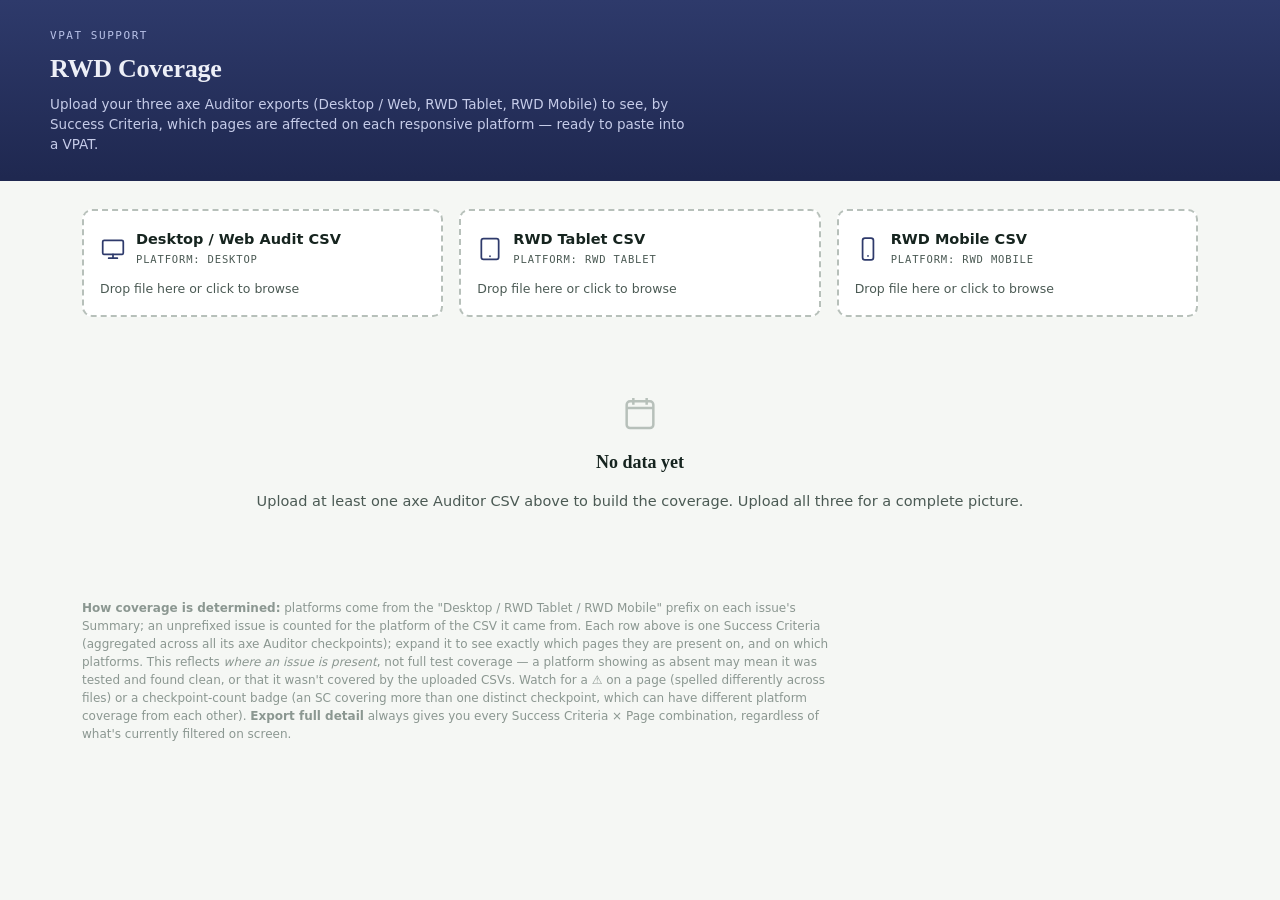
<file: index.html>
<!DOCTYPE html>
<html lang="en">
<head>
<meta charset="UTF-8" />
<meta name="viewport" content="width=device-width, initial-scale=1.0" />
<title>RWD Coverage Ledger</title>
<link rel="stylesheet" href="style.css?v=2" />
<script src="papaparse.min.js"></script>
</head>
<body>

<header class="masthead">
  <div class="masthead-inner">
    <div>
      <span class="eyebrow">VPAT support</span>
      <h1>RWD Coverage</h1>
      <p class="sub">Upload your three axe Auditor exports (Desktop / Web, RWD Tablet, RWD Mobile) to see, by Success Criteria, which pages are affected on each responsive platform &mdash; ready to paste into a VPAT.</p>
    </div>
  </div>
</header>

<main>

  <div class="upload-strip" id="uploadStrip">
    <label class="dropzone" id="dz-web" data-src="web">
      <div class="dz-head">
        <svg class="dz-icon" viewBox="0 0 24 24" fill="none" stroke="currentColor" stroke-width="1.6" stroke-linecap="round" stroke-linejoin="round"><rect x="2.5" y="4" width="19" height="13" rx="1.4"/><line x1="8" y1="20.5" x2="16" y2="20.5"/><line x1="12" y1="17" x2="12" y2="20.5"/></svg>
        <span>
          <span class="dz-label">Desktop / Web Audit CSV</span>
          <span class="dz-platform">Platform: Desktop</span>
        </span>
      </div>
      <p class="dz-status" id="status-web">Drop file here or click to browse</p>
      <input type="file" accept=".csv" id="file-web" />
    </label>

    <label class="dropzone" id="dz-tablet" data-src="tablet">
      <div class="dz-head">
        <svg class="dz-icon" viewBox="0 0 24 24" fill="none" stroke="currentColor" stroke-width="1.6" stroke-linecap="round" stroke-linejoin="round"><rect x="4" y="2.5" width="16" height="19" rx="2"/><line x1="12" y1="18.6" x2="12" y2="18.7"/></svg>
        <span>
          <span class="dz-label">RWD Tablet CSV</span>
          <span class="dz-platform">Platform: RWD Tablet</span>
        </span>
      </div>
      <p class="dz-status" id="status-tablet">Drop file here or click to browse</p>
      <input type="file" accept=".csv" id="file-tablet" />
    </label>

    <label class="dropzone" id="dz-mobile" data-src="mobile">
      <div class="dz-head">
        <svg class="dz-icon" viewBox="0 0 24 24" fill="none" stroke="currentColor" stroke-width="1.6" stroke-linecap="round" stroke-linejoin="round"><rect x="7" y="2" width="10" height="20" rx="2.2"/><line x1="12" y1="18.3" x2="12" y2="18.4"/></svg>
        <span>
          <span class="dz-label">RWD Mobile CSV</span>
          <span class="dz-platform">Platform: RWD Mobile</span>
        </span>
      </div>
      <p class="dz-status" id="status-mobile">Drop file here or click to browse</p>
      <input type="file" accept=".csv" id="file-mobile" />
    </label>
  </div>

  <div class="banner" id="completenessBanner" hidden>
    <svg viewBox="0 0 24 24" fill="none" stroke="currentColor" stroke-width="1.8"><path d="M12 9v4M12 16.5h.01M10.3 3.9 2.7 17.5A1.8 1.8 0 0 0 4.3 20h15.4a1.8 1.8 0 0 0 1.6-2.5L13.7 3.9a1.8 1.8 0 0 0-3.4 0Z"/></svg>
    <span id="completenessText"></span>
  </div>

  <div class="stats" id="stats" hidden>
    <div class="stat"><span class="n" id="statTotal">0</span><span class="l">Success criteria analyzed</span></div>
    <div class="stat full"><span class="n" id="statFull">0</span><span class="l">Full RWD coverage (3/3)</span></div>
    <div class="stat partial"><span class="n" id="statPartial">0</span><span class="l">Partial coverage (2/3)</span></div>
    <div class="stat single"><span class="n" id="statSingle">0</span><span class="l">Single platform only</span></div>
  </div>

  <section class="page-presence-wrap" id="pagePresenceWrap" hidden aria-labelledby="pagePresenceHeading">
    <div class="page-presence-head">
      <button class="section-toggle" type="button" data-section="pagePresence" aria-expanded="false" aria-label="Expand Pages and platform presence" title="Expand section"><svg viewBox="0 0 10 10" fill="currentColor" aria-hidden="true"><path d="M2 0 L8 5 L2 10 Z"/></svg></button>
      <h2 id="pagePresenceHeading">Pages and platform presence</h2>
      <span class="page-presence-count" id="pagePresenceCount">0 pages</span>
    </div>
    <div class="section-body" id="pagePresenceBody">
      <div class="page-presence-list" id="pagePresenceList"></div>
    </div>
  </section>

  <section class="manual-wrap" id="manualWrap" hidden aria-labelledby="manualHeading">
    <div class="manual-head">
      <button class="section-toggle" type="button" data-section="manual" aria-expanded="false" aria-label="Expand Add pages manually" title="Expand section"><svg viewBox="0 0 10 10" fill="currentColor" aria-hidden="true"><path d="M2 0 L8 5 L2 10 Z"/></svg></button>
      <h2 id="manualHeading">Add pages manually</h2>
      <span class="manual-count" id="manualCount">0 added</span>
    </div>
    <div class="section-body" id="manualBody">
      <p class="manual-intro">Pages with <strong>zero issues</strong> never appear in the CSV, so they are missing from the page lists (component mapping and project-wide issue mapping) and from the denominator. Add them here &mdash; each added page joins the page universe, the total count, and every mapping list.</p>
      <div class="manual-input-row">
        <input type="text" id="manualPageName" placeholder="Page name, e.g. TV Media tab" aria-label="New page name" autocomplete="off" />
      </div>
      <div class="manual-chooser" id="manualChooser" role="group" aria-labelledby="chooserQ">
        <span class="chooser-q" id="chooserQ">Which platform is this page present on?</span>
        <div class="chooser-opts" role="group" aria-label="Platforms this page is present on (select one or more)">
          <button class="btn ghost chooser-opt" type="button" data-choice="Desktop" aria-pressed="false">Desktop</button>
          <button class="btn ghost chooser-opt" type="button" data-choice="RWD Mobile" aria-pressed="false">RWD Mobile</button>
          <button class="btn ghost chooser-opt" type="button" data-choice="RWD Tablet" aria-pressed="false">RWD Tablet</button>
          <button class="btn ghost chooser-all" type="button" id="chooserAll" aria-pressed="false" title="Select all three platforms">All platforms</button>
        </div>
        <label class="chooser-kind" id="manualAsComponentWrap" hidden>
          <input type="checkbox" id="manualAsComponent" /> Add as component
        </label>
        <button class="btn primary chooser-confirm" type="button" id="chooserConfirm">Add page</button>
        <button class="btn ghost chooser-cancel" type="button" id="chooserCancel">Cancel</button>
      </div>
      <div class="manual-msg" id="manualMsg" hidden role="alert"></div>
      <div class="manual-list" id="manualList"></div>
    </div>
  </section>

  <section class="mapping-wrap" id="mappingWrap" hidden aria-labelledby="mappingHeading">
    <div class="mapping-head">
      <div>
        <div class="section-title-row">
          <button class="section-toggle" type="button" data-section="mapping" aria-expanded="false" aria-label="Expand Map shared components" title="Expand section"><svg viewBox="0 0 10 10" fill="currentColor" aria-hidden="true"><path d="M2 0 L8 5 L2 10 Z"/></svg></button>
          <h2 id="mappingHeading">Map shared components</h2>
        </div>
      </div>
      <div class="mapping-head-actions">
        <button class="btn ghost" type="button" id="mapAllBtn" title="Set every component to All pages">Map all &rarr; All pages</button>
      </div>
    </div>
    <div class="section-body" id="mappingBody">
      <div class="mapping-banner" id="mappingUnmapped" hidden></div>
      <div id="mappingList"></div>
    </div>
  </section>

  <section class="pw-wrap" id="pwWrap" hidden aria-labelledby="pwHeading">
    <div class="pw-head">
      <button class="section-toggle" type="button" data-section="projectWide" aria-expanded="false" aria-label="Expand Project-wide / app-wide pages" title="Expand section"><svg viewBox="0 0 10 10" fill="currentColor" aria-hidden="true"><path d="M2 0 L8 5 L2 10 Z"/></svg></button>
      <h2 id="pwHeading">Project-wide / app-wide pages</h2>
    </div>
    <div class="section-body" id="projectWideBody">
      <div class="pw-mark">
        <div class="pw-mark-head">
          <span class="pw-mark-title">Mark project-wide pages</span>
          <span class="pw-mark-count" id="pwMarkCount">0 selected &middot; removed from page count</span>
        </div>
        <p class="pw-mark-note">Pages that look project-wide (e.g. containing &ldquo;project-wide&rdquo; or &ldquo;app-wide&rdquo;) are ticked automatically. Untick any that shouldn&rsquo;t be, or tick others &mdash; your choice always sticks.</p>
        <div class="pw-mark-grid" id="pwMarkGrid"></div>
      </div>
      <div id="pwSections"></div>
    </div>
  </section>

  <div class="toolbar" id="toolbar" hidden>
    <div class="search-field">
      <svg viewBox="0 0 24 24" fill="none" stroke="currentColor" stroke-width="2"><circle cx="11" cy="11" r="7"/><line x1="21" y1="21" x2="16.6" y2="16.6"/></svg>
      <input type="text" id="searchInput" placeholder="Filter by SC number, checkpoint, or page&hellip;" aria-label="Filter by success criteria number, checkpoint, or page" />
    </div>
    <div class="filter-group" role="group" aria-label="Filter by coverage tier">
      <button class="chip" data-tier="all" aria-pressed="true">All</button>
      <button class="chip" data-tier="3" aria-pressed="false">Full 3/3</button>
      <button class="chip" data-tier="2" aria-pressed="false">Partial 2/3</button>
      <button class="chip" data-tier="1" aria-pressed="false">Single 1/3</button>
    </div>
    <label class="closed-toggle"><input type="checkbox" id="includeClosed" /> Include Closed Issues</label>
    <button class="btn ghost" id="expandAllBtn">Expand all</button>
    <button class="btn ghost" id="collapseAllBtn">Collapse all</button>
    <button class="btn" id="exportBtn">Export SC summary (CSV)</button>
    <button class="btn" id="exportCheckpointsBtn">Export full detail (CSV)</button>
    <button class="btn" id="exportVpatBtn">Export VPAT text (TXT)</button>
    <button class="btn ghost" id="resetBtn">Clear all files</button>
  </div>

  <div class="table-wrap" id="tableWrap" hidden>
    <table id="matrixTable">
      <thead>
        <tr>
          <th scope="col" class="col-expand"><span class="sr-only">Expand pages</span></th>
          <th scope="col">
            <button class="sortbtn" data-key="sc" aria-sort="none">Success Criteria
              <svg viewBox="0 0 10 10" fill="currentColor"><path d="M5 0 L9 5 L1 5 Z M1 5 L9 5 L5 10 Z"/></svg>
            </button>
          </th>
          <th scope="col" class="col-platform">Desktop</th>
          <th scope="col" class="col-platform">RWD Tablet</th>
          <th scope="col" class="col-platform">RWD Mobile</th>
          <th scope="col" class="col-coverage">
            <button class="sortbtn" data-key="coverage" aria-sort="none">Coverage
              <svg viewBox="0 0 10 10" fill="currentColor"><path d="M5 0 L9 5 L1 5 Z M1 5 L9 5 L5 10 Z"/></svg>
            </button>
          </th>
          <th scope="col" class="col-issues">
            <button class="sortbtn" data-key="totalRows" aria-sort="none">Issues
              <svg viewBox="0 0 10 10" fill="currentColor"><path d="M5 0 L9 5 L1 5 Z M1 5 L9 5 L5 10 Z"/></svg>
            </button>
          </th>
        </tr>
      </thead>
      <tbody id="tableBody"></tbody>
    </table>
  </div>

  <div class="empty-state" id="emptyState">
    <svg viewBox="0 0 24 24" fill="none" stroke="currentColor" stroke-width="1.5"><path d="M4 4h16v16H4z" opacity="0"/><path d="M8 3v4M16 3v4M4.5 9h15M6 5h12a2 2 0 0 1 2 2v12a2 2 0 0 1-2 2H6a2 2 0 0 1-2-2V7a2 2 0 0 1 2-2Z"/></svg>
    <h2>No data yet</h2>
    <p>Upload at least one axe Auditor CSV above to build the coverage. Upload all three for a complete picture.</p>
  </div>

  <p class="footnote">
    <strong>How coverage is determined:</strong> platforms come from the "Desktop / RWD Tablet / RWD Mobile" prefix on each issue's Summary; an unprefixed issue is counted for the platform of the CSV it came from. Each row above is one Success Criteria (aggregated across all its axe Auditor checkpoints); expand it to see exactly which pages they are present on, and on which platforms. This reflects <em>where an issue is present</em>, not full test coverage &mdash; a platform showing as absent may mean it was tested and found clean, or that it wasn't covered by the uploaded CSVs. Watch for a &#9888; on a page (spelled differently across files) or a checkpoint-count badge (an SC covering more than one distinct checkpoint, which can have different platform coverage from each other). <strong>Export full detail</strong> always gives you every Success Criteria &times; Page combination, regardless of what's currently filtered on screen.
  </p>

  <div id="ariaLive" class="sr-only" role="status" aria-live="polite"></div>
</main>

<script src="vpat-format.js?v=2"></script>
<script src="redistribute.js?v=2"></script>
<script src="script.js?v=2" defer></script>

</body>
</html>
</file>
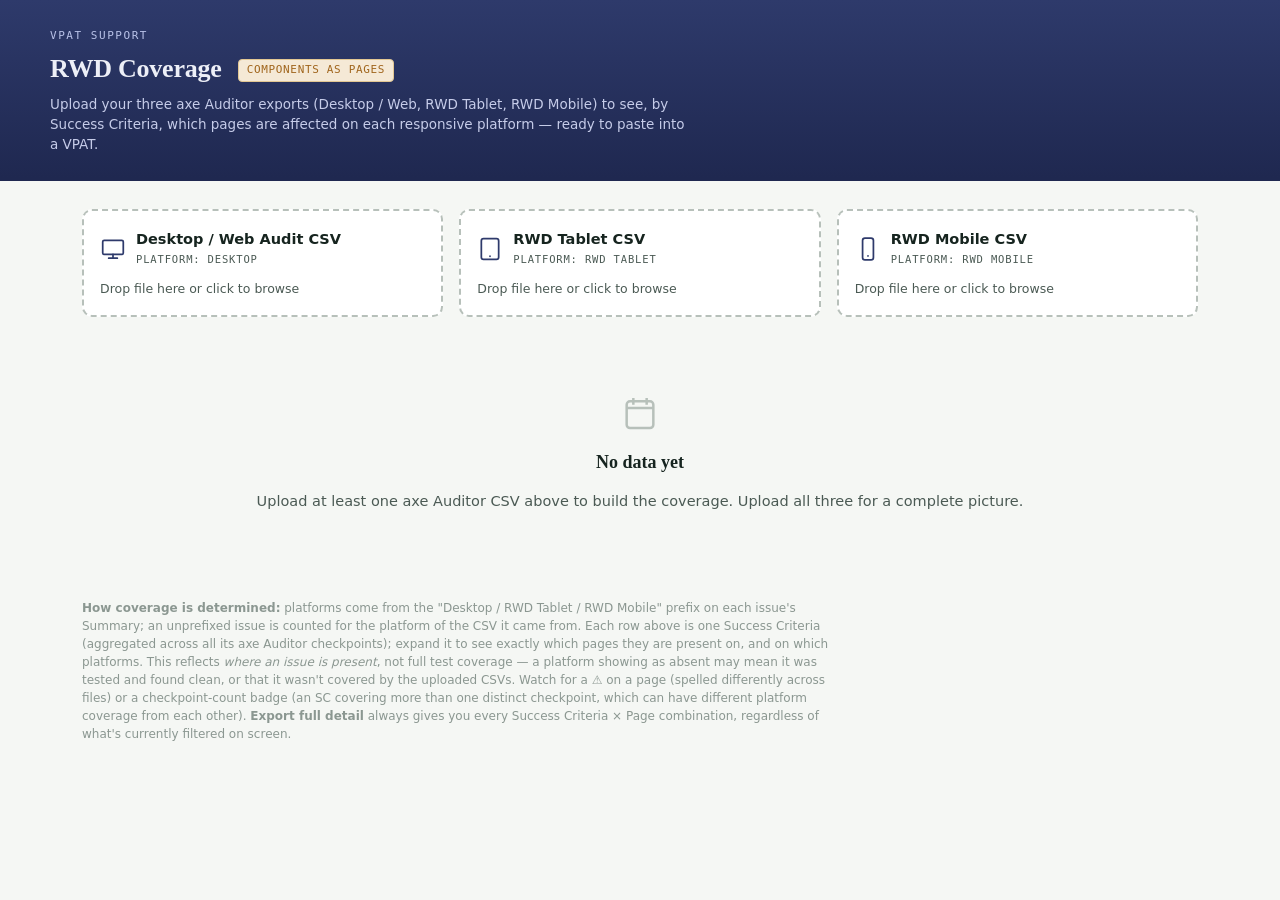
<file: components-as-pages.html>
<!DOCTYPE html>
<html lang="en">
<head>
<meta charset="UTF-8" />
<title>RWD Coverage Ledger (Components as pages)</title>
<!-- Variant of the tool with no component mapping step: components are treated as pages and
     listed in the VPAT remarks under their own name with their own platforms. Same code as
     index.html, switched on by the ?mode= flag. -->
<meta http-equiv="refresh" content="0; url=index.html?mode=components-as-pages" />
</head>
<body>
<p>Opening the tool&hellip; If nothing happens, <a href="index.html?mode=components-as-pages">open RWD Coverage (Components as pages)</a>.</p>
</body>
</html>
</file>
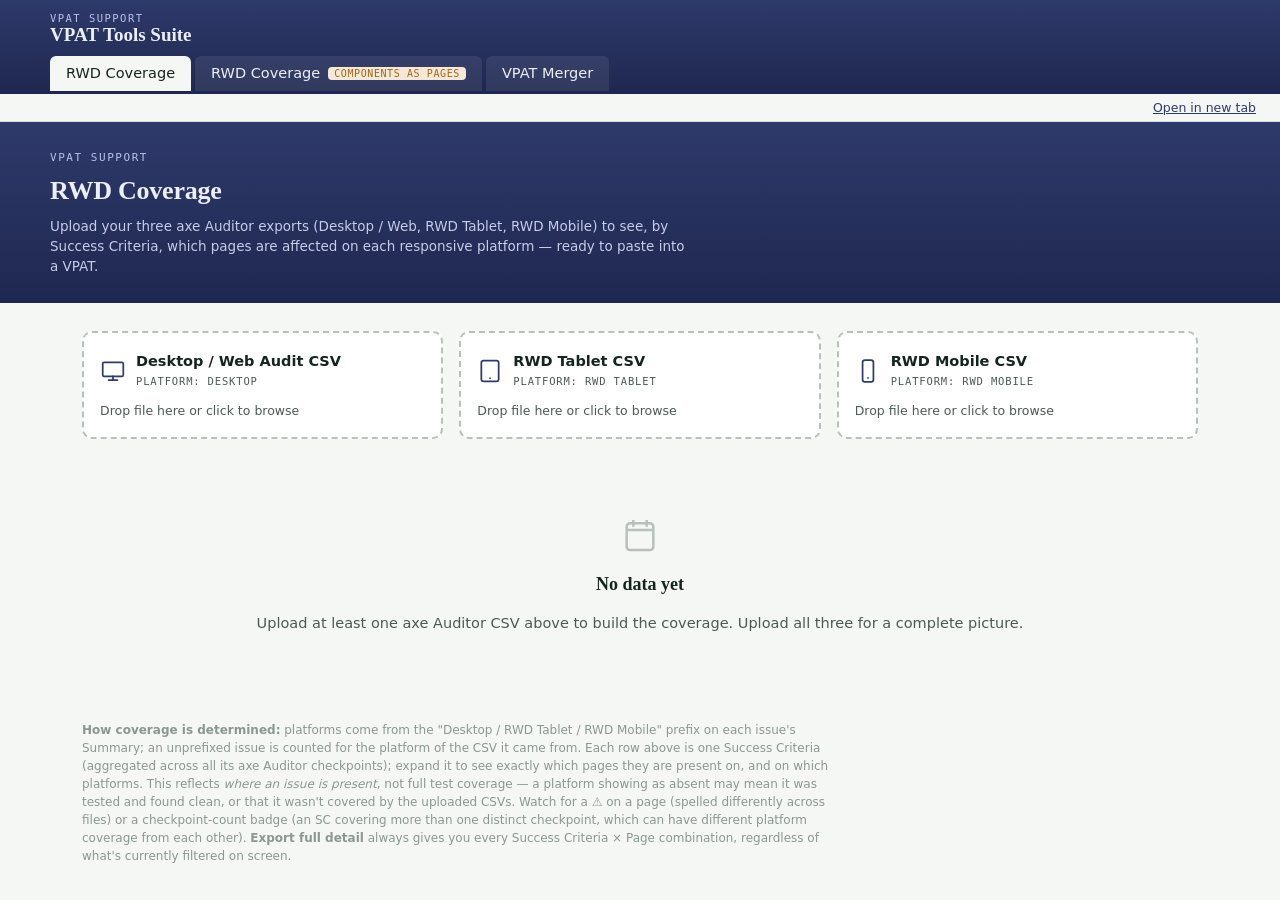
<file: suite.html>
<!DOCTYPE html>
<html lang="en">
<head>
<meta charset="UTF-8" />
<meta name="viewport" content="width=device-width, initial-scale=1.0" />
<title>VPAT Tools Suite</title>
<!-- One page, three tools. Each tab shows its tool in an iframe that is loaded the first time
     the tab is opened and then kept alive, so uploads and mappings survive tab switches.
     The VPAT Merger is a separate project (bharadwaj027/vpat-merger) served from GitHub Pages. -->
<style>
  :root{
    --paper:#F5F7F4; --ink:#16241F; --ink-soft:#4B5A54; --line:#D8DED9;
    --indigo:#2E3A6B; --indigo-deep:#1F2850; --indigo-ink:#EDEFF7; --indigo-soft:#B9C2E8;
    --amber:#A0651C; --amber-bg:#F5E9D6;
  }
  *{ box-sizing:border-box; }
  html,body{ margin:0; height:100%; background:var(--paper); color:var(--ink);
    font-family:'IBM Plex Sans', system-ui, sans-serif; font-size:14.5px; }
  body{ display:flex; flex-direction:column; }
  :focus-visible{ outline:3px solid #fff; outline-offset:2px; border-radius:4px; }

  .suite-bar{ background:linear-gradient(180deg, var(--indigo) 0%, var(--indigo-deep) 100%);
    color:var(--indigo-ink); padding:12px 24px 0; border-bottom:3px solid var(--indigo-deep); }
  .suite-bar-inner{ max-width:1180px; margin:0 auto; }
  .suite-title{ margin:0 0 10px; font-family:'Fraunces', Georgia, serif; font-weight:600; font-size:19px; }
  .suite-title span{ display:block; font-family:'IBM Plex Mono', monospace; font-size:10.5px;
    font-weight:400; letter-spacing:.14em; text-transform:uppercase; color:var(--indigo-soft); }

  [role="tablist"]{ display:flex; gap:4px; flex-wrap:wrap; }
  [role="tab"]{ appearance:none; border:0; cursor:pointer; font:inherit; font-weight:500;
    color:var(--indigo-ink); background:rgba(255,255,255,.08);
    padding:9px 16px 10px; border-radius:6px 6px 0 0; display:flex; align-items:center; gap:8px; }
  [role="tab"]:hover{ background:rgba(255,255,255,.16); }
  [role="tab"][aria-selected="true"]{ background:var(--paper); color:var(--ink); }
  .tab-note{ font-family:'IBM Plex Mono', monospace; font-size:10px; letter-spacing:.06em;
    text-transform:uppercase; padding:1px 6px; border-radius:4px;
    background:var(--amber-bg); color:var(--amber); }

  main{ flex:1; display:flex; min-height:0; }
  [role="tabpanel"]{ flex:1; display:flex; flex-direction:column; min-height:0; }
  [role="tabpanel"][hidden]{ display:none; }
  .panel-tools{ display:flex; justify-content:flex-end; gap:16px; padding:6px 24px;
    font-size:12.5px; color:var(--ink-soft); border-bottom:1px solid var(--line); }
  .panel-tools a{ color:var(--indigo); }
  iframe{ flex:1; width:100%; border:0; background:var(--paper); }

  @media (max-width:600px){
    .suite-bar{ padding:10px 16px 0; }
    [role="tab"]{ padding:8px 10px; font-size:13px; }
    .panel-tools{ padding:6px 16px; }
  }
</style>
</head>
<body>

<header class="suite-bar">
  <div class="suite-bar-inner">
    <h1 class="suite-title"><span>VPAT support</span>VPAT Tools Suite</h1>
    <div role="tablist" aria-label="Tools">
      <button role="tab" id="tab-rwd" aria-controls="panel-rwd" aria-selected="true" tabindex="0"
              data-hash="rwd">RWD Coverage</button>
      <button role="tab" id="tab-components" aria-controls="panel-components" aria-selected="false" tabindex="-1"
              data-hash="components">RWD Coverage <span class="tab-note">Components as pages</span></button>
      <button role="tab" id="tab-merger" aria-controls="panel-merger" aria-selected="false" tabindex="-1"
              data-hash="merger">VPAT Merger</button>
    </div>
  </div>
</header>

<main>
  <section role="tabpanel" id="panel-rwd" aria-labelledby="tab-rwd">
    <div class="panel-tools"><a href="index.html" target="_blank" rel="noopener">Open in new tab</a></div>
    <iframe title="RWD Coverage" data-src="index.html"></iframe>
  </section>
  <section role="tabpanel" id="panel-components" aria-labelledby="tab-components" hidden>
    <div class="panel-tools"><a href="index.html?mode=components-as-pages" target="_blank" rel="noopener">Open in new tab</a></div>
    <iframe title="RWD Coverage, components as pages" data-src="index.html?mode=components-as-pages"></iframe>
  </section>
  <section role="tabpanel" id="panel-merger" aria-labelledby="tab-merger" hidden>
    <div class="panel-tools"><a href="https://bharadwaj027.github.io/vpat-merger/" target="_blank" rel="noopener">Open in new tab</a></div>
    <iframe title="VPAT Merger" data-src="https://bharadwaj027.github.io/vpat-merger/"></iframe>
  </section>
</main>

<script>
(function(){
  var tabs = Array.prototype.slice.call(document.querySelectorAll('[role="tab"]'));

  function select(tab, focus){
    tabs.forEach(function(t){
      var on = t === tab;
      t.setAttribute('aria-selected', on ? 'true' : 'false');
      t.tabIndex = on ? 0 : -1;
      var panel = document.getElementById(t.getAttribute('aria-controls'));
      panel.hidden = !on;
      // Load each tool the first time its tab opens; never reload, so its state is kept.
      // Local tools get a one-off query string so the browser can't show a stale cached copy.
      var frame = panel.querySelector('iframe');
      if (on && !frame.getAttribute('src')) {
        var src = frame.getAttribute('data-src');
        if (!/^https?:/.test(src)) src += (src.indexOf('?') < 0 ? '?' : '&') + 't=' + Date.now();
        frame.setAttribute('src', src);
      }
    });
    if (focus) tab.focus();
    if (history.replaceState) history.replaceState(null, '', '#' + tab.getAttribute('data-hash'));
  }

  tabs.forEach(function(tab, i){
    tab.addEventListener('click', function(){ select(tab, false); });
    tab.addEventListener('keydown', function(e){
      var next = null;
      if (e.key === 'ArrowRight') next = tabs[(i + 1) % tabs.length];
      else if (e.key === 'ArrowLeft') next = tabs[(i - 1 + tabs.length) % tabs.length];
      else if (e.key === 'Home') next = tabs[0];
      else if (e.key === 'End') next = tabs[tabs.length - 1];
      if (next){ e.preventDefault(); select(next, true); }
    });
  });

  // Open the tab named in the URL (suite.html#merger), otherwise the first one.
  var fromHash = tabs.filter(function(t){ return '#' + t.getAttribute('data-hash') === location.hash; })[0];
  select(fromHash || tabs[0], false);
})();
</script>
</body>
</html>
</file>
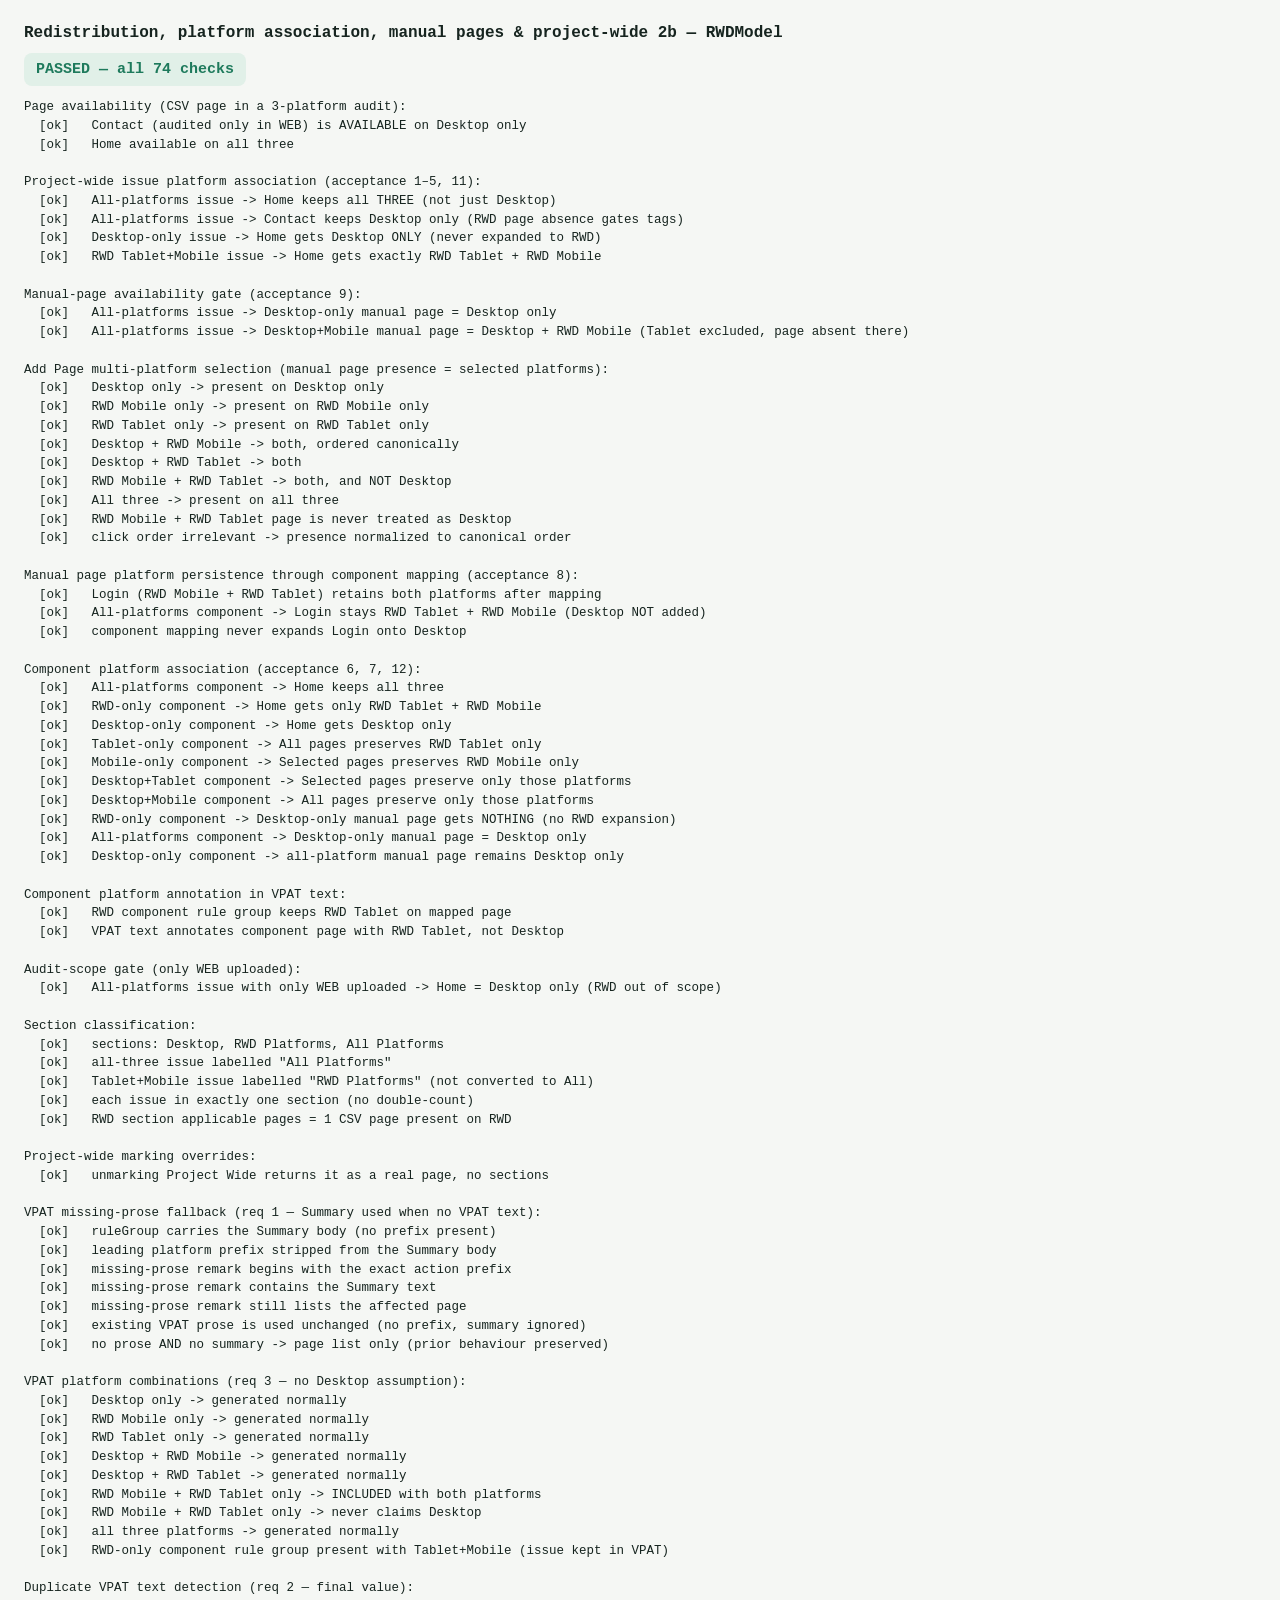
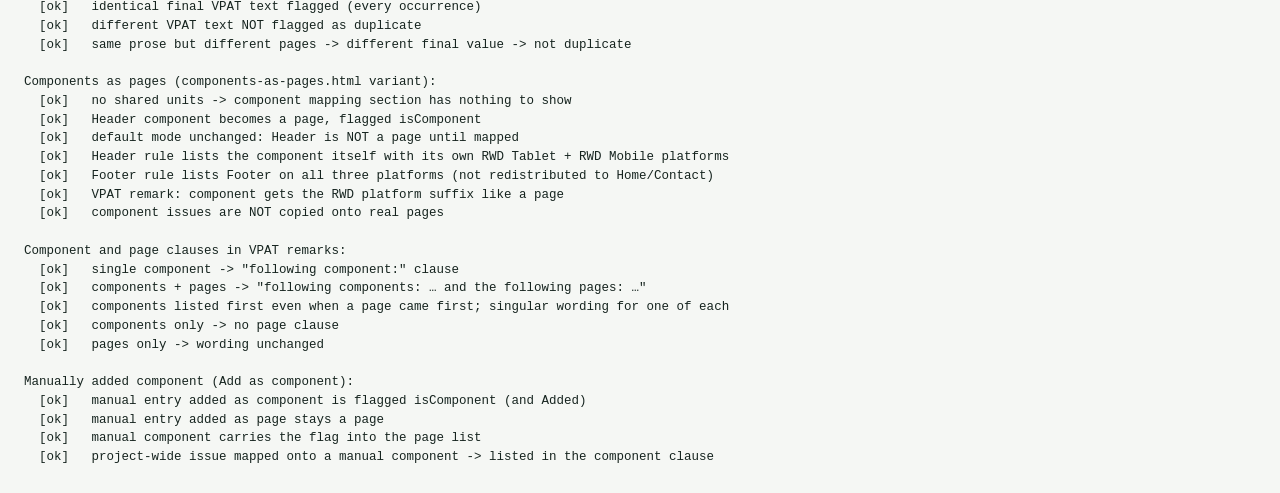
<file: test/redistribution.html>
<!doctype html>
<html lang="en">
<head>
<meta charset="utf-8" />
<title>Redistribution, platform-association & project-wide regression</title>
<style>
  body{ font-family:'IBM Plex Mono',monospace; margin:24px; color:#16241f; background:#f5f7f4; }
  h1{ font-size:16px; }
  .verdict{ font-size:15px; font-weight:700; padding:8px 12px; border-radius:8px; display:inline-block; }
  .pass{ background:#e1f0e8; color:#1e7a5c; }
  .fail{ background:#f5e1da; color:#9c3f2a; }
  pre{ white-space:pre-wrap; font-size:12.5px; line-height:1.5; }
</style>
</head>
<body>
<h1>Redistribution, platform association, manual pages &amp; project-wide 2b &mdash; RWDModel</h1>
<div id="verdict"></div>
<pre id="out"></pre>

<script src="../redistribute.js"></script>
<script src="../vpat-format.js"></script>
<script>
(function(){
  var CONFIG = {
    platforms: ['Desktop', 'RWD Tablet', 'RWD Mobile'],
    sourceDefaults: { web: 'Desktop', tablet: 'RWD Tablet', mobile: 'RWD Mobile' },
    columns: {
      page:'Test Unit', summary:'Summary', checkpoint:'Checkpoint', ruleId:'Rule Id',
      issueStatus:'Issue Status', successCriteria:'Success Criteria', checkpointGroup:'Checkpoint Group',
      unitType:'Unit Type', issueId:'Issue ID', impact:'Impact', description:'Description'
    },
    siteWidePageName: 'project wide'
  };
  function r(o){ return o; }
  var WEB = [
    r({ 'Test Unit':'Home', 'Unit Type':'Page', 'Summary':'Hero image has no alt', 'Success Criteria':'1.1.1', 'Checkpoint':'1.1.1.a', 'Rule Id':'img-alt', 'Issue Status':'Open' }),
    r({ 'Test Unit':'Contact', 'Unit Type':'Page', 'Summary':'Heading skipped', 'Success Criteria':'1.3.1', 'Checkpoint':'1.3.1.a', 'Rule Id':'heading-order', 'Issue Status':'Open' }),
    r({ 'Test Unit':'Footer', 'Unit Type':'Component', 'Summary':'Desktop, RWD Tablet, RWD Mobile - status message', 'Success Criteria':'4.1.3', 'Checkpoint':'4.1.3.a', 'Rule Id':'status-message', 'Issue Status':'Open' }),
    r({ 'Test Unit':'Header', 'Unit Type':'Component', 'Summary':'RWD Tablet, RWD Mobile - link no text', 'Success Criteria':'4.1.2', 'Checkpoint':'4.1.2.a', 'Rule Id':'control-name-inaccessible', 'Issue Status':'Open' }),
    r({ 'Test Unit':'Project Wide', 'Unit Type':'Page', 'Issue ID':'PW-ALL', 'Impact':'critical', 'Description':'Focus not visible', 'Summary':'Desktop, RWD Tablet, RWD Mobile - focus not visible', 'Success Criteria':'2.4.7', 'Checkpoint':'2.4.7.a', 'Rule Id':'focus-visible', 'Issue Status':'Open' }),
    r({ 'Test Unit':'Project Wide', 'Unit Type':'Page', 'Issue ID':'PW-RWD', 'Impact':'serious', 'Description':'Keyboard trap', 'Summary':'RWD Tablet, RWD Mobile - keyboard trap', 'Success Criteria':'2.1.1', 'Checkpoint':'2.1.1.a', 'Rule Id':'keyboard-trap', 'Issue Status':'Open' }),
    r({ 'Test Unit':'Project Wide', 'Unit Type':'Page', 'Issue ID':'PW-DESK', 'Impact':'moderate', 'Description':'Missing landmark', 'Summary':'Desktop - missing landmark', 'Success Criteria':'3.3.1', 'Checkpoint':'3.3.1.a', 'Rule Id':'landmark', 'Issue Status':'Open' })
    ,r({ 'Test Unit':'Header Desktop', 'Unit Type':'Component', 'Summary':'Desktop - keyboard accessibility', 'Success Criteria':'4.1.2', 'Checkpoint':'4.1.2.a', 'Rule Id':'header-desktop', 'Issue Status':'Open' })
    ,r({ 'Test Unit':'Header Tablet', 'Unit Type':'Component', 'Summary':'RWD Tablet - keyboard accessibility', 'Success Criteria':'4.1.2', 'Checkpoint':'4.1.2.a', 'Rule Id':'header-tablet', 'Issue Status':'Open' })
    ,r({ 'Test Unit':'Header Mobile', 'Unit Type':'Component', 'Summary':'RWD Mobile - keyboard accessibility', 'Success Criteria':'4.1.2', 'Checkpoint':'4.1.2.a', 'Rule Id':'header-mobile', 'Issue Status':'Open' })
    ,r({ 'Test Unit':'Header Desktop Tablet', 'Unit Type':'Component', 'Summary':'Desktop, RWD Tablet - keyboard accessibility', 'Success Criteria':'4.1.2', 'Checkpoint':'4.1.2.a', 'Rule Id':'header-desktop-tablet', 'Issue Status':'Open' })
    ,r({ 'Test Unit':'Header Desktop Mobile', 'Unit Type':'Component', 'Summary':'Desktop, RWD Mobile - keyboard accessibility', 'Success Criteria':'4.1.2', 'Checkpoint':'4.1.2.a', 'Rule Id':'header-desktop-mobile', 'Issue Status':'Open' })
  ];
  var TABLET = [ r({ 'Test Unit':'Home', 'Unit Type':'Page', 'Summary':'Hero image has no alt', 'Success Criteria':'1.1.1', 'Checkpoint':'1.1.1.a', 'Rule Id':'img-alt', 'Issue Status':'Open' }) ];
  var MOBILE = [ r({ 'Test Unit':'Home', 'Unit Type':'Page', 'Summary':'Hero image has no alt', 'Success Criteria':'1.1.1', 'Checkpoint':'1.1.1.a', 'Rule Id':'img-alt', 'Issue Status':'Open' }) ];
  // NB: Contact is audited only in the WEB export, while Home is in all three. Page
  // presence follows the exports in which each page appears.

  function build(extra){
    var o = { files:{ web:{rows:WEB}, tablet:{rows:TABLET}, mobile:{rows:MOBILE} }, config:CONFIG, includeClosed:false, sharedMap:{}, manualPages:[], pwExplicit:{}, pwIssueMap:{} };
    for (var k in (extra||{})) o[k] = extra[k];
    return RWDModel.build(o);
  }
  function buildWebOnly(extra){
    var o = { files:{ web:{rows:WEB}, tablet:null, mobile:null }, config:CONFIG, includeClosed:false, sharedMap:{}, manualPages:[], pwExplicit:{}, pwIssueMap:{} };
    for (var k in (extra||{})) o[k] = extra[k];
    return RWDModel.build(o);
  }
  function page(m,k){ return m.pages.find(function(p){return p.key===k;}); }
  function scPlatforms(m,pk,sc){ var p=page(m,pk); if(!p) return null; var cp=p.checkpoints.find(function(c){return c.sc===sc;}); if(!cp) return null; return CONFIG.platforms.filter(function(pl){return cp.platforms.has(pl);}); }
  function eqArr(a,b){ return JSON.stringify(a)===JSON.stringify(b); }

  var log=[], fail=0, checks=0;
  function ok(c,msg){ checks++; if(!c){fail++; log.push('  [FAIL] '+msg);} else log.push('  [ok]   '+msg); }

  // ---- Page availability = source CSV membership for CSV pages ----
  var m0 = build();
  log.push('Page availability (CSV page in a 3-platform audit):');
  ok(eqArr(page(m0,'contact').presence, ['Desktop']), 'Contact (audited only in WEB) is AVAILABLE on Desktop only');
  ok(eqArr(page(m0,'home').presence, ['Desktop','RWD Tablet','RWD Mobile']), 'Home available on all three');

  // ---- Project-wide issue platform PRESERVATION (issue ∩ available) ----
  log.push('\nProject-wide issue platform association (acceptance 1–5, 11):');
  var mAll = build({ pwIssueMap:{ 'PW-ALL': {mode:'all',pages:[]} } });
  ok(eqArr(scPlatforms(mAll,'home','2.4.7'), ['Desktop','RWD Tablet','RWD Mobile']), 'All-platforms issue -> Home keeps all THREE (not just Desktop)');
  ok(eqArr(scPlatforms(mAll,'contact','2.4.7'), ['Desktop']), 'All-platforms issue -> Contact keeps Desktop only (RWD page absence gates tags)');
  var mDesk = build({ pwIssueMap:{ 'PW-DESK': {mode:'all',pages:[]} } });
  ok(eqArr(scPlatforms(mDesk,'home','3.3.1'), ['Desktop']), 'Desktop-only issue -> Home gets Desktop ONLY (never expanded to RWD)');
  var mRwd = build({ pwIssueMap:{ 'PW-RWD': {mode:'pages',pages:['home']} } });
  ok(eqArr(scPlatforms(mRwd,'home','2.1.1'), ['RWD Tablet','RWD Mobile']), 'RWD Tablet+Mobile issue -> Home gets exactly RWD Tablet + RWD Mobile');

  // ---- Manual page availability gates the intersection (acceptance 9) ----
  log.push('\nManual-page availability gate (acceptance 9):');
  var mDeskManual = build({ manualPages:[{name:'TV Media tab', platforms:['Desktop']}], pwIssueMap:{ 'PW-ALL': {mode:'all',pages:[]} } });
  ok(eqArr(scPlatforms(mDeskManual,'tv media tab','2.4.7'), ['Desktop']), 'All-platforms issue -> Desktop-only manual page = Desktop only');
  var mDMManual = build({ manualPages:[{name:'Widget', platforms:['Desktop','RWD Mobile']}], pwIssueMap:{ 'PW-ALL': {mode:'all',pages:[]} } });
  ok(eqArr(scPlatforms(mDMManual,'widget','2.4.7'), ['Desktop','RWD Mobile']), 'All-platforms issue -> Desktop+Mobile manual page = Desktop + RWD Mobile (Tablet excluded, page absent there)');

  // ---- Add Page multi-platform selection: the selected platform(s) are the source of ----
  // ---- truth for a manually added page (acceptance 1–9; "not Desktop by default"). ----
  log.push('\nAdd Page multi-platform selection (manual page presence = selected platforms):');
  function presenceOfManual(platforms){ return page(build({ manualPages:[{name:'P', platforms:platforms}] }), 'p').presence; }
  ok(eqArr(presenceOfManual(['Desktop']), ['Desktop']), 'Desktop only -> present on Desktop only');
  ok(eqArr(presenceOfManual(['RWD Mobile']), ['RWD Mobile']), 'RWD Mobile only -> present on RWD Mobile only');
  ok(eqArr(presenceOfManual(['RWD Tablet']), ['RWD Tablet']), 'RWD Tablet only -> present on RWD Tablet only');
  ok(eqArr(presenceOfManual(['Desktop','RWD Mobile']), ['Desktop','RWD Mobile']), 'Desktop + RWD Mobile -> both, ordered canonically');
  ok(eqArr(presenceOfManual(['Desktop','RWD Tablet']), ['Desktop','RWD Tablet']), 'Desktop + RWD Tablet -> both');
  ok(eqArr(presenceOfManual(['RWD Mobile','RWD Tablet']), ['RWD Tablet','RWD Mobile']), 'RWD Mobile + RWD Tablet -> both, and NOT Desktop');
  ok(eqArr(presenceOfManual(['Desktop','RWD Tablet','RWD Mobile']), ['Desktop','RWD Tablet','RWD Mobile']), 'All three -> present on all three');
  ok(presenceOfManual(['RWD Mobile','RWD Tablet']).indexOf('Desktop') < 0, 'RWD Mobile + RWD Tablet page is never treated as Desktop');
  // Selection order does not change the stored (canonical-ordered) presence.
  ok(eqArr(presenceOfManual(['RWD Mobile','Desktop','RWD Tablet']), ['Desktop','RWD Tablet','RWD Mobile']), 'click order irrelevant -> presence normalized to canonical order');

  // ---- Persistence through component mapping: a Login page added on RWD Mobile + RWD ----
  // ---- Tablet keeps exactly those platforms when a shared component maps onto it. ----
  log.push('\nManual page platform persistence through component mapping (acceptance 8):');
  var mLogin = build({ manualPages:[{name:'Login', platforms:['RWD Mobile','RWD Tablet']}], sharedMap:{ 'component:footer': {mode:'all',pages:[]} } });
  ok(eqArr(page(mLogin,'login').presence, ['RWD Tablet','RWD Mobile']), 'Login (RWD Mobile + RWD Tablet) retains both platforms after mapping');
  ok(eqArr(scPlatforms(mLogin,'login','4.1.3'), ['RWD Tablet','RWD Mobile']), 'All-platforms component -> Login stays RWD Tablet + RWD Mobile (Desktop NOT added)');
  ok(scPlatforms(mLogin,'login','4.1.3').indexOf('Desktop') < 0, 'component mapping never expands Login onto Desktop');

  // ---- Same logic for COMPONENTS (acceptance 6, 7, 12) ----
  log.push('\nComponent platform association (acceptance 6, 7, 12):');
  var cAll = build({ sharedMap:{ 'component:footer': {mode:'all',pages:[]} } });
  ok(eqArr(scPlatforms(cAll,'home','4.1.3'), ['Desktop','RWD Tablet','RWD Mobile']), 'All-platforms component -> Home keeps all three');
  var cRwd = build({ sharedMap:{ 'component:header': {mode:'pages',pages:['home']} } });
  ok(eqArr(scPlatforms(cRwd,'home','4.1.2'), ['RWD Tablet','RWD Mobile']), 'RWD-only component -> Home gets only RWD Tablet + RWD Mobile');
  var cDesktop = build({ sharedMap:{ 'component:header desktop': {mode:'pages',pages:['home']} } });
  ok(eqArr(scPlatforms(cDesktop,'home','4.1.2'), ['Desktop']), 'Desktop-only component -> Home gets Desktop only');
  var cTablet = build({ sharedMap:{ 'component:header tablet': {mode:'all',pages:[]} } });
  ok(eqArr(scPlatforms(cTablet,'home','4.1.2'), ['RWD Tablet']), 'Tablet-only component -> All pages preserves RWD Tablet only');
  var cMobile = build({ sharedMap:{ 'component:header mobile': {mode:'pages',pages:['home']} } });
  ok(eqArr(scPlatforms(cMobile,'home','4.1.2'), ['RWD Mobile']), 'Mobile-only component -> Selected pages preserves RWD Mobile only');
  var cDeskTablet = build({ sharedMap:{ 'component:header desktop tablet': {mode:'pages',pages:['home']} } });
  ok(eqArr(scPlatforms(cDeskTablet,'home','4.1.2'), ['Desktop','RWD Tablet']), 'Desktop+Tablet component -> Selected pages preserve only those platforms');
  var cDeskMobile = build({ sharedMap:{ 'component:header desktop mobile': {mode:'all',pages:[]} } });
  ok(eqArr(scPlatforms(cDeskMobile,'home','4.1.2'), ['Desktop','RWD Mobile']), 'Desktop+Mobile component -> All pages preserve only those platforms');
  var cDeskManual = build({ manualPages:[{name:'TV Media tab', platforms:['Desktop']}], sharedMap:{ 'component:header': {mode:'all',pages:[]} } });
  ok(scPlatforms(cDeskManual,'tv media tab','4.1.2') === null, 'RWD-only component -> Desktop-only manual page gets NOTHING (no RWD expansion)');
  var cFootDeskManual = build({ manualPages:[{name:'TV Media tab', platforms:['Desktop']}], sharedMap:{ 'component:footer': {mode:'all',pages:[]} } });
  ok(eqArr(scPlatforms(cFootDeskManual,'tv media tab','4.1.3'), ['Desktop']), 'All-platforms component -> Desktop-only manual page = Desktop only');
  var cDesktopManual = build({ manualPages:[{name:'Desktop tab', platforms:['Desktop','RWD Tablet','RWD Mobile']}], sharedMap:{ 'component:header desktop': {mode:'pages',pages:['desktop tab']} } });
  ok(eqArr(scPlatforms(cDesktopManual,'desktop tab','4.1.2'), ['Desktop']), 'Desktop-only component -> all-platform manual page remains Desktop only');

  // ---- Component platform -> VPAT page annotation ----
  log.push('\nComponent platform annotation in VPAT text:');
  var rwdComponent = { 'Test Unit':'RWD Header', 'Unit Type':'Component', 'Summary':'Keyboard accessibility', 'Success Criteria':'4.1.2', 'Checkpoint':'4.1.2.a', 'Rule Id':'rwd-header', 'Issue Status':'Open' };
  var rwdPage = { 'Test Unit':'Checkout', 'Unit Type':'Page', 'Summary':'Checkout issue', 'Success Criteria':'1.1.1', 'Checkpoint':'1.1.1.a', 'Rule Id':'checkout', 'Issue Status':'Open' };
  var rwdModel = build({
    files:{ web:{rows:[rwdPage]}, tablet:{rows:[rwdPage, rwdComponent]}, mobile:null },
    sharedMap:{ 'component:rwd header': {mode:'pages',pages:['checkout']} }
  });
  var rwdRule = rwdModel.ruleGroups.find(function(rg){ return rg.ruleId === 'rwd-header'; });
  var rwdVp = VPATFormat.vpatRemark({ one:'Keyboard issue.', multiple:'Keyboard issues.', hasProse:true, pages:rwdRule.pages }, CONFIG.platforms, { 'Desktop':'Desktop', 'RWD Tablet':'Responsive Web Design Tablet', 'RWD Mobile':'Responsive Web Design Mobile' });
  ok(rwdRule && rwdRule.pages.length === 1 && eqArr(Array.from(rwdRule.pages[0].platforms), ['RWD Tablet']), 'RWD component rule group keeps RWD Tablet on mapped page');
  ok(rwdVp.indexOf('Checkout (Responsive Web Design Tablet).') >= 0 && rwdVp.indexOf('(Desktop)') < 0, 'VPAT text annotates component page with RWD Tablet, not Desktop');

  // ---- Audit scope gate: RWD not added when RWD CSVs were not uploaded (acceptance 13) ----
  log.push('\nAudit-scope gate (only WEB uploaded):');
  var wOnly = buildWebOnly({ pwIssueMap:{ 'PW-ALL': {mode:'all',pages:[]} } });
  ok(eqArr(scPlatforms(wOnly,'home','2.4.7'), ['Desktop']), 'All-platforms issue with only WEB uploaded -> Home = Desktop only (RWD out of scope)');

  // ---- Section classification & no double-count (acceptance 8 + integrity) ----
  log.push('\nSection classification:');
  ok(eqArr(m0.pwSections.map(function(s){return s.key;}), ['desktop','rwd','all']), 'sections: Desktop, RWD Platforms, All Platforms');
  ok(m0.pwSections.find(function(s){return s.key==='all';}).label === 'All Platforms', 'all-three issue labelled "All Platforms"');
  ok(m0.pwSections.find(function(s){return s.key==='rwd';}).label === 'RWD Platforms', 'Tablet+Mobile issue labelled "RWD Platforms" (not converted to All)');
  var ids = m0.pwSections.reduce(function(a,s){return a.concat(s.issues.map(function(i){return i.id;}));},[]);
  ok(ids.length === 3 && new Set(ids).size === 3, 'each issue in exactly one section (no double-count)');
  ok(m0.pwSections.find(function(s){return s.key==='rwd';}).applicableCount === 1, 'RWD section applicable pages = 1 CSV page present on RWD');

  // ---- Override stickiness ----
  log.push('\nProject-wide marking overrides:');
  var mUnmark = build({ pwExplicit:{ 'project wide': false } });
  ok(mUnmark.realPageKeys.indexOf('project wide') >= 0 && mUnmark.pwSections.length === 0, 'unmarking Project Wide returns it as a real page, no sections');

  // ============================================================================
  // VPAT TEXT GENERATION & VALIDATION
  // ============================================================================
  var VL = { 'Desktop':'Desktop', 'RWD Tablet':'Responsive Web Design Tablet', 'RWD Mobile':'Responsive Web Design Mobile' };
  var PREFIX = '[Action Required: Change to Human-Centered VPAT Text] ';
  function ruleG(m,rid){ return m.ruleGroups.find(function(rg){return rg.ruleId===rid;}); }

  // ---- Req 1: missing VPAT prose falls back to the Summary with the action prefix ----
  log.push('\nVPAT missing-prose fallback (req 1 — Summary used when no VPAT text):');
  var mSum = build();
  ok(ruleG(mSum,'img-alt') && ruleG(mSum,'img-alt').summary === 'Hero image has no alt', 'ruleGroup carries the Summary body (no prefix present)');
  var mComp = build({ sharedMap:{ 'component:footer': {mode:'all',pages:[]} } });
  ok(ruleG(mComp,'status-message') && ruleG(mComp,'status-message').summary === 'status message', 'leading platform prefix stripped from the Summary body');
  var noProse = { hasProse:false, summary:'Hero image has no alt', pages:[{display:'Home', platforms:new Set(['Desktop'])}] };
  var rNo = VPATFormat.vpatRemark(noProse, CONFIG.platforms, VL);
  ok(rNo.indexOf(PREFIX) === 0, 'missing-prose remark begins with the exact action prefix');
  ok(rNo.indexOf('Hero image has no alt') > 0, 'missing-prose remark contains the Summary text');
  ok(rNo.indexOf('This occurs on the following page: Home (Desktop).') > 0, 'missing-prose remark still lists the affected page');
  var withProse = { hasProse:true, one:'Alt text is missing.', multiple:'Alt text is missing.', summary:'IGNORED', pages:[{display:'Home', platforms:new Set(['Desktop'])}] };
  var rYes = VPATFormat.vpatRemark(withProse, CONFIG.platforms, VL);
  ok(rYes.indexOf(PREFIX) < 0 && rYes.indexOf('Alt text is missing.') === 0, 'existing VPAT prose is used unchanged (no prefix, summary ignored)');
  var noBoth = { hasProse:false, summary:'', pages:[{display:'Home', platforms:new Set(['Desktop'])}] };
  ok(VPATFormat.vpatRemark(noBoth, CONFIG.platforms, VL) === 'Home (Desktop).', 'no prose AND no summary -> page list only (prior behaviour preserved)');

  // ---- Req 3: RWD Mobile + RWD Tablet only is included in VPAT, never dropped/Desktop-ised ----
  log.push('\nVPAT platform combinations (req 3 — no Desktop assumption):');
  function remarkFor(plats){ return VPATFormat.vpatRemark({ hasProse:false, summary:'x', pages:[{display:'P', platforms:new Set(plats)}] }, CONFIG.platforms, VL); }
  ok(remarkFor(['Desktop']).indexOf('P (Desktop).') > 0, 'Desktop only -> generated normally');
  ok(remarkFor(['RWD Mobile']).indexOf('P (Responsive Web Design Mobile).') > 0, 'RWD Mobile only -> generated normally');
  ok(remarkFor(['RWD Tablet']).indexOf('P (Responsive Web Design Tablet).') > 0, 'RWD Tablet only -> generated normally');
  ok(remarkFor(['Desktop','RWD Mobile']).indexOf('P (Desktop, Responsive Web Design Mobile).') > 0, 'Desktop + RWD Mobile -> generated normally');
  ok(remarkFor(['Desktop','RWD Tablet']).indexOf('P (Desktop, Responsive Web Design Tablet).') > 0, 'Desktop + RWD Tablet -> generated normally');
  var rwdBoth = remarkFor(['RWD Tablet','RWD Mobile']);
  ok(rwdBoth.indexOf('P (Responsive Web Design Tablet, Responsive Web Design Mobile).') > 0, 'RWD Mobile + RWD Tablet only -> INCLUDED with both platforms');
  ok(rwdBoth.indexOf('(Desktop') < 0, 'RWD Mobile + RWD Tablet only -> never claims Desktop');
  ok(remarkFor(['Desktop','RWD Tablet','RWD Mobile']).indexOf('P (Desktop, Responsive Web Design Tablet, Responsive Web Design Mobile).') > 0, 'all three platforms -> generated normally');
  // end-to-end: an RWD-only component mapped to a page keeps its rule group in the VPAT output
  var mRwdComp = build({ sharedMap:{ 'component:header': {mode:'pages',pages:['home']} } });
  var rgH = ruleG(mRwdComp,'control-name-inaccessible');
  ok(rgH && rgH.pages.length === 1 && eqArr(Array.from(rgH.pages[0].platforms), ['RWD Tablet','RWD Mobile']), 'RWD-only component rule group present with Tablet+Mobile (issue kept in VPAT)');

  // ---- Req 2: duplicate detection operates on the FINAL VPAT text value ----
  log.push('\nDuplicate VPAT text detection (req 2 — final value):');
  function dupSet(remarks){ var c={}; remarks.forEach(function(t){c[t]=(c[t]||0)+1;}); var s={}; Object.keys(c).forEach(function(t){ if(c[t]>1) s[t]=true; }); return s; }
  var A = VPATFormat.vpatRemark({hasProse:true, one:'Keyboard works.', multiple:'Keyboard works.', pages:[{display:'Home', platforms:new Set(['Desktop'])}]}, CONFIG.platforms, VL);
  var B = VPATFormat.vpatRemark({hasProse:true, one:'Keyboard works.', multiple:'Keyboard works.', pages:[{display:'Home', platforms:new Set(['Desktop'])}]}, CONFIG.platforms, VL);
  var Cc = VPATFormat.vpatRemark({hasProse:true, one:'Color contrast fails.', multiple:'Color contrast fails.', pages:[{display:'Home', platforms:new Set(['Desktop'])}]}, CONFIG.platforms, VL);
  var dset = dupSet([A,B,Cc]);
  ok(A===B && dset[A]===true, 'identical final VPAT text flagged (every occurrence)');
  ok(!dset[Cc], 'different VPAT text NOT flagged as duplicate');
  // same prose but different page list -> different final value -> not a duplicate
  var D1 = VPATFormat.vpatRemark({hasProse:true, one:'X.', multiple:'X.', pages:[{display:'Home', platforms:new Set(['Desktop'])}]}, CONFIG.platforms, VL);
  var D2 = VPATFormat.vpatRemark({hasProse:true, one:'X.', multiple:'X.', pages:[{display:'Contact', platforms:new Set(['Desktop'])}]}, CONFIG.platforms, VL);
  ok(!dupSet([D1,D2])[D1], 'same prose but different pages -> different final value -> not duplicate');

  // ---- Components-as-pages variant: no mapping step, components listed like pages ----
  log.push('\nComponents as pages (components-as-pages.html variant):');
  var mCap = build({ componentsAsPages:true });
  ok(mCap.sharedUnits.length === 0, 'no shared units -> component mapping section has nothing to show');
  ok(page(mCap,'header') && page(mCap,'header').isComponent === true, 'Header component becomes a page, flagged isComponent');
  ok(!page(build(),'header'), 'default mode unchanged: Header is NOT a page until mapped');
  var rgCap = ruleG(mCap,'control-name-inaccessible');
  ok(rgCap && rgCap.pages.length === 1 && rgCap.pages[0].display === 'Header' &&
     eqArr(CONFIG.platforms.filter(function(p){return rgCap.pages[0].platforms.has(p);}), ['RWD Tablet','RWD Mobile']),
     'Header rule lists the component itself with its own RWD Tablet + RWD Mobile platforms');
  var rgFoot = ruleG(mCap,'status-message');
  ok(rgFoot && rgFoot.pages.length === 1 && rgFoot.pages[0].display === 'Footer' && rgFoot.pages[0].platforms.size === 3,
     'Footer rule lists Footer on all three platforms (not redistributed to Home/Contact)');
  var capRemark = VPATFormat.vpatRemark({ hasProse:false, summary:rgCap.summary, pages:rgCap.pages }, CONFIG.platforms, VL);
  ok(capRemark.indexOf('Header (Responsive Web Design Tablet, Responsive Web Design Mobile).') > 0, 'VPAT remark: component gets the RWD platform suffix like a page');
  ok(!page(mCap,'home').checkpoints.some(function(c){ return c.sc === '4.1.2' || c.sc === '4.1.3'; }), 'component issues are NOT copied onto real pages');

  // ---- Components as pages: separate component / page clauses in the remark ----
  log.push('\nComponent and page clauses in VPAT remarks:');
  ok(capRemark.indexOf('This occurs on the following component: Header (') > 0, 'single component -> "following component:" clause');
  function cpRemark(entries){ return VPATFormat.vpatRemark({ hasProse:true, one:'X is wrong.', multiple:'X is wrong.', pages:entries }, CONFIG.platforms, VL); }
  var C1 = { display:'Header', platforms:new Set(['RWD Tablet','RWD Mobile']), isComponent:true };
  var C2 = { display:'Footer', platforms:new Set(['Desktop']), isComponent:true };
  var P1 = { display:'Home', platforms:new Set(['Desktop']) };
  var P2 = { display:'Contact', platforms:new Set(['Desktop','RWD Tablet']) };
  ok(cpRemark([C1,C2,P1,P2]) === 'X is wrong. This occurs on the following components: Header (Responsive Web Design Tablet, Responsive Web Design Mobile); Footer (Desktop) and the following pages: Home (Desktop); Contact (Desktop, Responsive Web Design Tablet).',
     'components + pages -> "following components: … and the following pages: …"');
  ok(cpRemark([P1,C1]) === 'X is wrong. This occurs on the following component: Header (Responsive Web Design Tablet, Responsive Web Design Mobile) and the following page: Home (Desktop).',
     'components listed first even when a page came first; singular wording for one of each');
  ok(cpRemark([C1,C2]) === 'X is wrong. This occurs on the following components: Header (Responsive Web Design Tablet, Responsive Web Design Mobile); Footer (Desktop).',
     'components only -> no page clause');
  ok(cpRemark([P1,P2]) === 'X is wrong. This occurs on the following pages: Home (Desktop); Contact (Desktop, Responsive Web Design Tablet).',
     'pages only -> wording unchanged');

  // ---- Manually added component ----
  log.push('\nManually added component (Add as component):');
  var mManC = build({ componentsAsPages:true, manualPages:[{ name:'Cookie Banner', platforms:['Desktop','RWD Mobile'], isComponent:true }, { name:'About', platforms:['Desktop'] }] });
  ok(page(mManC,'cookie banner') && page(mManC,'cookie banner').isComponent === true && page(mManC,'cookie banner').isManual === true, 'manual entry added as component is flagged isComponent (and Added)');
  ok(page(mManC,'about') && page(mManC,'about').isComponent === false, 'manual entry added as page stays a page');
  ok(mManC.pageCatalog.some(function(c){ return c.key === 'cookie banner' && c.isComponent; }), 'manual component carries the flag into the page list');
  var mManMap = build({ componentsAsPages:true, manualPages:[{ name:'Cookie Banner', platforms:['Desktop','RWD Mobile'], isComponent:true }],
    pwIssueMap:{ 'PW-DESK': { mode:'pages', pages:['cookie banner','home'] } } });
  var rgLand = ruleG(mManMap,'landmark');
  var landRemark = VPATFormat.vpatRemark({ hasProse:false, summary:rgLand.summary, pages:rgLand.pages }, CONFIG.platforms, VL);
  ok(landRemark.indexOf('This occurs on the following component: Cookie Banner (Desktop) and the following page: Home (Desktop).') > 0,
     'project-wide issue mapped onto a manual component -> listed in the component clause');

  var v=document.getElementById('verdict');
  if(fail){ v.className='verdict fail'; v.textContent='FAILED — '+fail+' of '+checks+' checks failed'; }
  else { v.className='verdict pass'; v.textContent='PASSED — all '+checks+' checks'; }
  document.getElementById('out').textContent = log.join('\n');
  window.__REDIST_TEST = { fail:fail, checks:checks };
})();
</script>
</body>
</html>
</file>
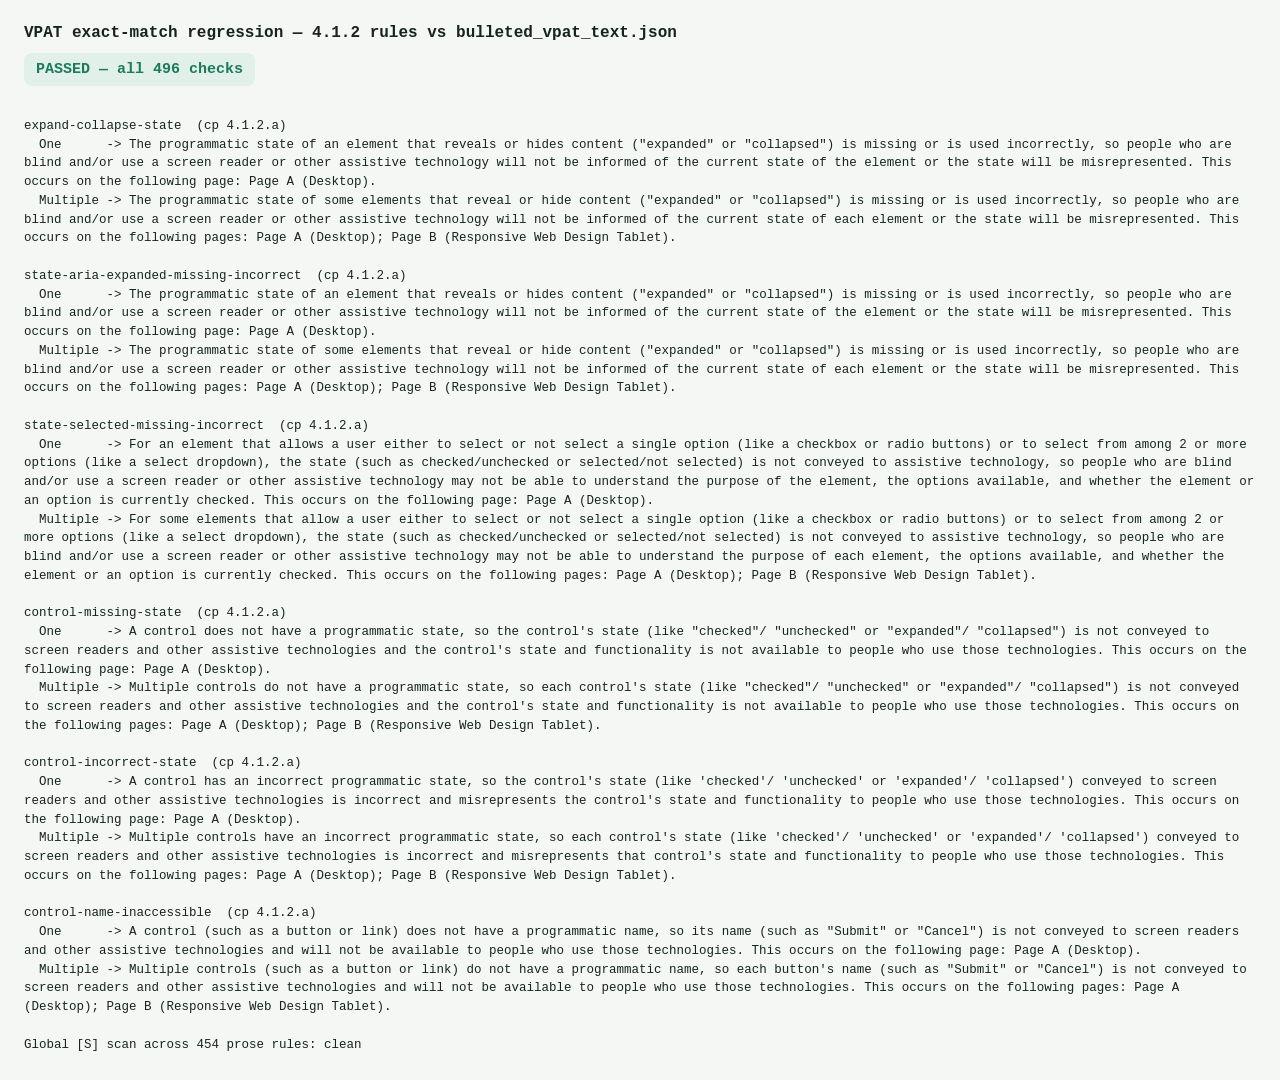
<file: test/vpat-regression.html>
<!doctype html>
<html lang="en">
<head>
<meta charset="utf-8" />
<title>VPAT exact-match regression</title>
<style>
  body{ font-family:'IBM Plex Mono',monospace; margin:24px; color:#16241f; background:#f5f7f4; }
  h1{ font-size:16px; }
  .verdict{ font-size:15px; font-weight:700; padding:8px 12px; border-radius:8px; display:inline-block; }
  .pass{ background:#e1f0e8; color:#1e7a5c; }
  .fail{ background:#f5e1da; color:#9c3f2a; }
  pre{ white-space:pre-wrap; font-size:12.5px; line-height:1.5; }
  .fail-line{ color:#9c3f2a; font-weight:700; }
</style>
</head>
<body>
<h1>VPAT exact-match regression &mdash; 4.1.2 rules vs bulleted_vpat_text.json</h1>
<div id="verdict"></div>
<pre id="out"></pre>

<!-- Same assembly module the tool uses, so this test exercises the real code path. -->
<script src="../vpat-format.js"></script>
<script>
(function(){
  var PLATFORMS = ['Desktop','RWD Tablet','RWD Mobile'];
  var LABELS = { 'Desktop':'Desktop', 'RWD Tablet':'Responsive Web Design Tablet', 'RWD Mobile':'Responsive Web Design Mobile' };

  // The six distinct 4.1.2 rules the spec calls out — each must keep its OWN wording.
  var TARGETS = [
    'expand-collapse-state',
    'state-aria-expanded-missing-incorrect',
    'state-selected-missing-incorrect',
    'control-missing-state',
    'control-incorrect-state',
    'control-name-inaccessible'
  ];

  function buildLookup(rows){
    var m = {};
    rows.forEach(function(r){
      var rid = (r['Rule ID']||'').trim().toLowerCase();
      if(!rid) return;
      var e = { one:r['VPAT Text One']||null, multiple:r['VPAT Text Multiple']||null, cp:r['Checkpoint']||null };
      var ex = m[rid];
      if(!ex || (!(ex.one||ex.multiple) && (e.one||e.multiple))) m[rid]=e;
    });
    return m;
  }
  function mk(e, pages){ return { one:e.one, multiple:e.multiple, hasProse:!!(e.one||e.multiple), pages:pages }; }
  function pg(display, plats){ return { display:display, platforms:plats }; }
  function trimEnd(s){ return (s||'').replace(/\s+$/,''); }

  var log = [], fail = 0, checks = 0;
  function ok(cond, msg){ checks++; if(!cond){ fail++; log.push('  [FAIL] '+msg); } }

  fetch('../bulleted_vpat_text.json').then(function(r){ return r.json(); }).then(function(rows){
    var LK = buildLookup(rows);

    TARGETS.forEach(function(rid){
      var e = LK[rid];
      if(!e){ fail++; checks++; log.push('MISSING RULE: '+rid); return; }
      ok((e.cp||'').indexOf('4.1.2')===0, rid+': checkpoint starts 4.1.2 (got "'+e.cp+'")');

      // One applicable page -> VPAT Text One, singular "page"
      var one = VPATFormat.vpatRemark(mk(e, [pg('Page A',['Desktop'])]), PLATFORMS, LABELS);
      var expOne = trimEnd(e.one) + ' This occurs on the following page: Page A (Desktop).';
      ok(one === expOne, rid+' [One] exact assembled match');
      ok(one.indexOf(trimEnd(e.one)) === 0, rid+' [One] descriptive sentence used VERBATIM (no paraphrase)');
      ok(!/\[s\]/i.test(one), rid+' [One] contains no [S] bracket');

      // Multiple pages -> VPAT Text Multiple, plural "pages"
      var mult = VPATFormat.vpatRemark(mk(e, [pg('Page A',['Desktop']), pg('Page B',['RWD Tablet'])]), PLATFORMS, LABELS);
      var expMult = trimEnd(e.multiple) + ' This occurs on the following pages: Page A (Desktop); Page B (Responsive Web Design Tablet).';
      ok(mult === expMult, rid+' [Multiple] exact assembled match');
      ok(mult.indexOf(trimEnd(e.multiple)) === 0, rid+' [Multiple] descriptive sentence used VERBATIM (no paraphrase)');
      ok(!/\[s\]/i.test(mult), rid+' [Multiple] contains no [S] bracket');

      log.push('\n'+rid+'  (cp '+e.cp+')');
      log.push('  One      -> '+one);
      log.push('  Multiple -> '+mult);
    });

    // Whole-file guard: no rule with prose may ever emit an [S] bracket.
    var scanned = 0, offenders = 0;
    Object.keys(LK).forEach(function(rid){
      var e = LK[rid];
      if(!(e.one||e.multiple)) return;
      scanned++;
      var out = VPATFormat.vpatRemark(mk(e, [pg('P',['Desktop'])]), PLATFORMS, LABELS);
      checks++;
      if(/\[s\]/i.test(out)){ fail++; offenders++; log.push('  [FAIL] [S] appeared for '+rid); }
    });
    log.push('\nGlobal [S] scan across '+scanned+' prose rules: '+(offenders? (offenders+' offender(s)') : 'clean'));

    var v = document.getElementById('verdict');
    if(fail){ v.className='verdict fail'; v.textContent='FAILED — '+fail+' of '+checks+' checks failed'; }
    else { v.className='verdict pass'; v.textContent='PASSED — all '+checks+' checks'; }
    document.getElementById('out').textContent = log.join('\n');
    window.__VPAT_TEST = { fail:fail, checks:checks };
  }).catch(function(err){
    document.getElementById('verdict').className='verdict fail';
    document.getElementById('verdict').textContent='ERROR loading source: '+err;
    window.__VPAT_TEST = { fail:1, checks:0, error:String(err) };
  });
})();
</script>
</body>
</html>
</file>
<file: style.css>
:root{
    --paper:#F5F7F4;
    --paper-raised:#FFFFFF;
    --ink:#16241F;
    --ink-soft:#4B5A54;
    --ink-faint:#8B9791;
    --line:#D8DED9;
    --line-strong:#B7C0BA;
    --indigo:#2E3A6B;
    --indigo-deep:#1F2850;
    --indigo-ink:#EDEFF7;
    --teal:#1E7A5C;
    --teal-bg:#E1F0E8;
    --teal-line:#B7DCC7;
    --amber:#A0651C;
    --amber-bg:#F5E9D6;
    --amber-line:#E2C793;
    --rust:#9C3F2A;
    --rust-bg:#F5E1DA;
    --rust-line:#E3B7A6;
  }

  *{ box-sizing:border-box; }

  html,body{
    margin:0; padding:0;
    background:var(--paper);
    color:var(--ink);
    font-family:'IBM Plex Sans', system-ui, sans-serif;
    font-size:14.5px;
    line-height:1.5;
  }

  :focus-visible{
    outline:3px solid var(--ink);
    outline-offset:2px;
    box-shadow:0 0 0 5px rgba(245,247,244,0.9);
    border-radius:2px;
  }

  .sr-only{
    position:absolute; width:1px; height:1px;
    overflow:hidden; clip:rect(0 0 0 0); white-space:nowrap;
  }

  /* ---------- Masthead ---------- */
  .masthead{
    background:linear-gradient(180deg, var(--indigo) 0%, var(--indigo-deep) 100%);
    color:var(--indigo-ink);
    padding:28px 32px 24px;
    border-bottom:3px solid var(--indigo-deep);
  }
  .masthead-inner{
    max-width:1180px; margin:0 auto;
    display:flex; align-items:baseline; justify-content:space-between;
    flex-wrap:wrap; gap:8px 24px;
  }
  .masthead h1{
    font-family:'Fraunces', serif;
    font-weight:600;
    font-size:26px;
    letter-spacing:-0.01em;
    margin:0;
  }
  .masthead .eyebrow{
    font-family:'IBM Plex Mono', monospace;
    font-size:11px;
    letter-spacing:0.14em;
    text-transform:uppercase;
    color:#B9C2E8;
    display:block;
    margin:0 0 4px;
  }
  .masthead p.sub{
    margin:6px 0 0;
    color:#C6CCE9;
    font-size:13.5px;
    max-width:640px;
  }

  main{ max-width:1180px; margin:0 auto; padding:28px 32px 64px; }

  /* ---------- Upload strip ---------- */
  .upload-strip{
    display:grid;
    grid-template-columns:repeat(3, 1fr);
    gap:16px;
    margin-bottom:20px;
  }
  @media (max-width:820px){ .upload-strip{ grid-template-columns:1fr; } }

  .dropzone{
    position:relative;
    background:var(--paper-raised);
    border:2px dashed var(--line-strong);
    border-radius:10px;
    padding:18px 16px 16px;
    cursor:pointer;
    transition:border-color .15s ease, background .15s ease;
    text-align:left;
  }
  .dropzone:hover{ border-color:var(--indigo); }
  .dropzone.is-dragover{ border-color:var(--indigo); background:#EEF0FA; }
  .dropzone.is-loaded{ border-style:solid; border-color:var(--teal-line); background:var(--teal-bg); }
  .dropzone.has-error{ border-style:solid; border-color:var(--rust-line); background:var(--rust-bg); }

  .dz-head{ display:flex; align-items:center; gap:10px; }
  .dz-icon{ width:26px; height:26px; flex:none; color:var(--indigo); }
  .dropzone.is-loaded .dz-icon{ color:var(--teal); }
  .dz-label{
    font-weight:600; font-size:14.5px; color:var(--ink);
  }
  .dz-platform{
    font-family:'IBM Plex Mono', monospace;
    font-size:10.5px; text-transform:uppercase; letter-spacing:.08em;
    color:var(--ink-soft);
    display:block; margin-top:1px;
  }
  .dz-status{
    margin:12px 0 0;
    font-size:12.5px;
    color:var(--ink-soft);
  }
  .dz-status .fname{
    display:block;
    font-family:'IBM Plex Mono', monospace;
    font-size:11.5px;
    color:var(--ink);
    margin-top:3px;
    word-break:break-all;
  }
  .dz-status.ok{ color:var(--teal); }
  .dz-status.err{ color:var(--rust); }
  .dropzone input[type=file]{
    position:absolute; inset:0; opacity:0; cursor:pointer;
  }

  /* ---------- Toolbar ---------- */
  .toolbar{
    display:flex; align-items:center; gap:12px; flex-wrap:wrap;
    background:var(--paper-raised);
    border:1px solid var(--line);
    border-radius:10px;
    padding:12px 14px;
    margin-bottom:16px;
  }
  .toolbar[hidden]{ display:none; }
  .search-field{
    display:flex; align-items:center; gap:8px;
    border:1px solid var(--line-strong);
    border-radius:7px; padding:6px 10px;
    background:var(--paper); flex:1; min-width:180px;
  }
  .search-field svg{ width:15px; height:15px; color:var(--ink-faint); flex:none; }
  .search-field input{
    border:none; background:transparent; outline:none;
    font-family:'IBM Plex Sans'; font-size:13.5px; color:var(--ink);
    width:100%;
  }
  .closed-toggle{
    display:inline-flex; align-items:center; gap:6px; cursor:pointer;
    font-family:'IBM Plex Sans'; font-size:13px; color:var(--ink-soft);
    user-select:none;
  }
  .closed-toggle input{ width:15px; height:15px; cursor:pointer; accent-color:var(--indigo); }
  .filter-group{ display:flex; gap:6px; }
  .chip{
    font-family:'IBM Plex Mono', monospace;
    font-size:11.5px; letter-spacing:.03em;
    border:1px solid var(--line-strong);
    background:var(--paper-raised);
    color:var(--ink-soft);
    border-radius:20px;
    padding:6px 12px;
    cursor:pointer;
  }
  .chip[aria-pressed="true"]{
    background:var(--indigo); color:var(--indigo-ink); border-color:var(--indigo);
  }
  .btn{
    font-family:'IBM Plex Sans'; font-weight:600; font-size:13px;
    border:1px solid var(--line-strong);
    background:var(--paper-raised); color:var(--ink);
    border-radius:7px; padding:8px 14px; cursor:pointer;
  }
  .btn:hover{ border-color:var(--indigo); }
  .btn.primary{ background:var(--indigo); color:var(--indigo-ink); border-color:var(--indigo); }
  .btn.ghost{ background:transparent; }

  /* ---------- Stats + completeness banner ---------- */
  .banner{
    display:flex; gap:10px; align-items:flex-start;
    background:var(--amber-bg); border:1px solid var(--amber-line);
    color:#6E4614; border-radius:8px; padding:10px 12px;
    font-size:12.8px; margin-bottom:16px;
  }
  .banner[hidden]{ display:none; }
  .banner svg{ width:16px; height:16px; flex:none; margin-top:1px; color:var(--amber); }

  .stats{
    display:grid; grid-template-columns:repeat(4,1fr);
    gap:12px; margin-bottom:18px;
  }
  .stats[hidden]{ display:none; }
  @media (max-width:820px){ .stats{ grid-template-columns:repeat(2,1fr); } }
  .stat{
    background:var(--paper-raised); border:1px solid var(--line);
    border-radius:10px; padding:12px 14px;
  }
  .stat .n{
    font-family:'IBM Plex Mono', monospace; font-size:22px; font-weight:600;
    display:block; color:var(--ink);
  }
  .stat .l{
    font-size:11.5px; color:var(--ink-soft); text-transform:uppercase; letter-spacing:.05em;
  }
  .stat.full .n{ color:var(--teal); }
  .stat.partial .n{ color:var(--amber); }
  .stat.single .n{ color:var(--rust); }

  /* ---------- Table ---------- */
  .table-wrap[hidden]{ display:none; }
  .table-wrap{
    background:var(--paper-raised); border:1px solid var(--line);
    border-radius:10px; overflow:hidden;
  }
  table{ width:100%; border-collapse:collapse; }
  thead th{
    text-align:left; padding:10px 12px;
    background:#EFF1EC; border-bottom:1px solid var(--line);
    font-size:11.5px; text-transform:uppercase; letter-spacing:.05em;
    color:var(--ink-soft);
  }
  th.col-platform, td.col-platform{ text-align:center; width:92px; }
  th.col-coverage, td.col-coverage{ text-align:center; width:120px; }
  th.col-issues, td.col-issues{ text-align:center; width:80px; }
  .sortbtn{
    background:none; border:none; padding:0; margin:0; cursor:pointer;
    font:inherit; color:inherit; text-transform:inherit; letter-spacing:inherit;
    display:inline-flex; align-items:center; gap:4px;
  }
  .sortbtn svg{ width:10px; height:10px; opacity:.5; }
  .sortbtn[aria-sort="ascending"] svg, .sortbtn[aria-sort="descending"] svg{ opacity:1; color:var(--indigo); }

  tbody tr{ border-bottom:1px solid var(--line); }
  tbody tr:nth-child(even){ background:#FAFBF9; }
  tbody tr.row-sitewide{ background:#EEF0FA; }
  tbody tr:hover{ background:#F1F4EF; }
  tbody tr.row-sitewide:hover{ background:#E7EAF6; }
  td{ padding:9px 12px; vertical-align:middle; }

  /* WCAG level section headers */
  tbody tr.level-row, tbody tr.level-row:hover, tbody tr.level-row:nth-child(even){
    background:var(--indigo-ink);
    border-bottom:1px solid var(--line-strong);
  }
  tbody tr.level-row td{ padding:0; }
  .level-toggle{
    width:100%; display:flex; align-items:center; gap:9px;
    background:none; border:none; cursor:pointer;
    padding:11px 14px; text-align:left;
    font-family:'IBM Plex Sans'; font-size:13.5px; font-weight:700; color:var(--indigo-deep);
  }
  .level-chev{ width:10px; height:10px; flex:none; transition:transform .12s ease; }
  .level-toggle[aria-expanded="true"] .level-chev{ transform:rotate(90deg); }
  .level-count{
    font-family:'IBM Plex Mono', monospace; font-size:11px; font-weight:500;
    color:var(--indigo); background:var(--paper-raised);
    border:1px solid var(--line); border-radius:20px; padding:2px 9px;
  }

  .page-name{ font-weight:600; color:var(--ink); }
  .sc-name{ font-weight:700; color:var(--ink); font-family:'IBM Plex Mono', monospace; font-size:14px; }
  .sc-group-sub{ display:block; font-size:11.5px; font-weight:400; font-family:'IBM Plex Sans'; color:var(--ink-soft); margin-top:2px; }
  .cp-count-flag{
    display:inline-flex; margin-left:6px; cursor:help;
    color:var(--indigo); vertical-align:middle;
    font-family:'IBM Plex Mono', monospace; font-size:9.5px;
    background:#E7EAF6; border-radius:10px; padding:1px 7px;
  }
  .page-tag{
    display:inline-block; margin-left:7px;
    font-family:'IBM Plex Mono', monospace; font-size:9.5px;
    letter-spacing:.06em; text-transform:uppercase;
    background:var(--indigo); color:var(--indigo-ink);
    border-radius:4px; padding:1px 6px; vertical-align:middle;
  }
  .variant-flag{
    display:inline-flex; margin-left:6px; cursor:help;
    color:#D32F2F; vertical-align:middle;
  }
  .variant-flag svg{ width:13px; height:13px; }

  .platform-cell{ display:flex; flex-direction:column; align-items:center; gap:2px; }
  .platform-cell svg{ width:20px; height:20px; }
  .platform-cell.present svg{ color:var(--teal); }
  .platform-cell.absent svg{ color:var(--line-strong); }
  .platform-cell .cnt{
    font-family:'IBM Plex Mono', monospace; font-size:11px;
  }
  .platform-cell.present .cnt{ color:var(--teal); font-weight:600; }
  .platform-cell.absent .cnt{ color:var(--ink-faint); }

  .stamp{
    display:inline-block;
    font-family:'IBM Plex Mono', monospace;
    font-size:10.5px; font-weight:600; letter-spacing:.06em;
    text-transform:uppercase;
    padding:4px 10px;
    border-radius:14px;
    border:1.5px solid;
  }
  .stamp.full{ color:var(--teal); border-color:var(--teal-line); background:var(--teal-bg); transform:rotate(-1.5deg); }
  .stamp.partial{ color:var(--amber); border-color:var(--amber-line); background:var(--amber-bg); transform:rotate(1.5deg); }
  .stamp.single{ color:var(--rust); border-color:var(--rust-line); background:var(--rust-bg); transform:rotate(-1.5deg); }

  .issues-count{ font-family:'IBM Plex Mono', monospace; font-weight:600; }

  /* ---------- Expand / checkpoint drill-down ---------- */
  th.col-expand, td.col-expand{ width:34px; padding-left:12px; padding-right:0; }
  .expand-btn{
    background:none; border:1px solid var(--line-strong); border-radius:6px;
    width:22px; height:22px; padding:0; cursor:pointer;
    display:inline-flex; align-items:center; justify-content:center;
    color:var(--ink-soft);
  }
  .expand-btn:hover{ border-color:var(--indigo); color:var(--indigo); }
  .expand-btn svg{ width:11px; height:11px; transition:transform .12s ease; }
  .expand-btn[aria-expanded="true"] svg{ transform:rotate(90deg); }

  tr.row-checkpoints{ background:var(--paper); }
  tr.row-checkpoints:hover{ background:var(--paper); }
  tr.row-checkpoints > td{ padding:4px 12px 14px 40px; }
  .cp-panel-head{ display:flex; align-items:center; justify-content:space-between; gap:12px; }
  .cp-panel-head .cp-panel-label{ margin-right:auto; }
  .panel-collapse-btn{ flex:0 0 auto; padding:5px 10px; font-size:11px; }

  .cp-panel-label{
    font-family:'IBM Plex Mono', monospace; font-size:10.5px;
    text-transform:uppercase; letter-spacing:.07em; color:var(--ink-faint);
    margin:6px 0 6px;
  }
  table.checkpoint-table{
    width:100%; border-collapse:collapse;
    background:var(--paper-raised); border:1px solid var(--line); border-radius:8px;
    overflow:hidden;
  }
  table.checkpoint-table th{
    text-align:left; padding:7px 10px; background:#EFF1EC;
    border-bottom:1px solid var(--line);
    font-size:10.5px; text-transform:uppercase; letter-spacing:.04em; color:var(--ink-soft);
  }
  table.checkpoint-table td{ padding:7px 10px; }
  table.checkpoint-table tr{ border-bottom:1px solid var(--line); }
  table.checkpoint-table tr:last-child{ border-bottom:none; }
  table.checkpoint-table tr:nth-child(even){ background:#FAFBF9; }
  table.checkpoint-table .col-platform{ width:76px; }
  table.checkpoint-table .platform-cell svg{ width:16px; height:16px; }
  table.checkpoint-table .col-coverage{ width:96px; }
  table.checkpoint-table .col-issues{ width:60px; }
  table.checkpoint-table .stamp{ font-size:9px; padding:2px 8px; }

  .vpat-section{ margin-top:14px; }
  .vpat-block-head{
    display:flex; align-items:center; justify-content:space-between; gap:10px;
    padding:6px 10px; background:#EFF1EC;
    border:1px solid var(--line); border-bottom:none; border-radius:8px 8px 0 0;
  }
  .vpat-block-title{ font-size:12px; font-weight:600; color:var(--ink); }
  .vpat-copy{ padding:3px 12px; font-size:11px; }
  .vpat-text{
    margin:0; padding:10px 12px 10px 30px;
    background:var(--paper-raised); border:1px solid var(--line); border-radius:0 0 8px 8px;
    font-family:Arial, Helvetica, sans-serif; font-size:11pt; line-height:1.5; color:var(--ink);
  }
  .vpat-text li{ margin:0; }
  .vpat-action-required{ color:var(--rust); font-weight:700; }
  /* Duplicate VPAT text — flagged so reviewers can spot repeated remarks at a glance. */
  .vpat-text li.vpat-dup{
    background:var(--rust-bg);
    box-shadow:inset 3px 0 0 var(--rust);
    border-radius:4px;
    padding:2px 8px;
    margin:2px 0;
  }

  .cp-name{ font-weight:600; color:var(--ink); font-size:13px; }
  .sc-tag{
    display:inline-block; margin-left:7px;
    font-family:'IBM Plex Mono', monospace; font-size:10px;
    color:var(--indigo); background:#E7EAF6;
    border-radius:4px; padding:1px 6px;
  }
  .cp-group{
    display:block; font-size:11px; color:var(--ink-faint); margin-top:1px;
  }

  .empty-state{
    text-align:center; padding:56px 24px;
    color:var(--ink-soft);
  }
  .empty-state svg{ width:40px; height:40px; color:var(--line-strong); margin-bottom:10px; }
  .empty-state[hidden]{ display:none; }
  .empty-state h2{
    font-family:'Fraunces', serif; font-weight:600; font-size:18px;
    color:var(--ink); margin:0 0 6px;
  }

  .footnote{
    margin-top:16px; font-size:12px; color:var(--ink-faint);
    max-width:760px;
  }

  /* ---------- Shared-unit "via X" tag on redistributed page rows ---------- */
  .via-flag{
    display:inline-block; margin-left:7px; cursor:help;
    font-family:'IBM Plex Mono', monospace; font-size:9.5px;
    letter-spacing:.04em; text-transform:uppercase;
    background:var(--amber-bg); color:var(--amber);
    border:1px solid var(--amber-line);
    border-radius:4px; padding:1px 6px; vertical-align:middle;
  }

  /* ---------- Section: Add pages manually ---------- */
  .page-presence-wrap{
    background:var(--paper-raised); border:1px solid var(--line);
    border-radius:12px; padding:18px 20px; margin-bottom:18px;
  }
  .page-presence-head{ display:flex; align-items:baseline; justify-content:space-between; gap:16px; }
  .page-presence-head h2{ font-size:15px; margin:0; color:var(--ink); }
  .page-presence-count{ font-size:12.5px; color:var(--ink-faint); font-family:'IBM Plex Mono', monospace; white-space:nowrap; }
  .section-toggle{ flex:0 0 auto; display:inline-flex; align-items:center; justify-content:center; width:24px; height:24px; padding:0; border:0; border-radius:4px; background:transparent; color:var(--ink-soft); cursor:pointer; }
  .section-toggle:hover{ background:var(--paper); color:var(--indigo); }
  .section-toggle svg{ width:11px; height:11px; transition:transform .12s ease; }
  .section-toggle[aria-expanded="true"] svg{ transform:rotate(90deg); }
  .page-presence-list{ display:flex; flex-direction:column; gap:6px; margin-top:12px; }
  .page-presence-row{ display:flex; align-items:baseline; gap:16px; padding:8px 12px; border:1px solid var(--line); border-radius:8px; background:var(--paper); }
  .page-presence-name{ flex:1; min-width:120px; font-weight:600; color:var(--ink); font-size:13px; }
  .page-presence-platforms{ color:var(--ink-soft); font-family:'IBM Plex Mono', monospace; font-size:12px; text-align:right; }
  @media (max-width:600px){
    .page-presence-row{ display:block; }
    .page-presence-platforms{ display:block; margin-top:3px; text-align:left; }
  }

  .manual-wrap{
    background:var(--paper-raised); border:1px solid var(--line);
    border-radius:12px; padding:18px 20px; margin-bottom:18px;
  }
  .manual-head{ display:flex; align-items:baseline; justify-content:space-between; gap:16px; }
  .manual-head h2{ font-size:15px; margin:0; color:var(--ink); }
  .manual-count{ font-size:12.5px; color:var(--ink-faint); font-family:'IBM Plex Mono', monospace; white-space:nowrap; }
  .manual-intro{ margin:6px 0 12px; font-size:12.5px; color:var(--ink-soft); max-width:820px; line-height:1.5; }
  .manual-input-row{ display:flex; gap:10px; align-items:center; flex-wrap:wrap; }
  #manualPageName{
    flex:1; min-width:240px; font:inherit; font-size:13.5px; color:var(--ink);
    padding:9px 12px; border:1px solid var(--line-strong); border-radius:8px; background:var(--paper);
  }
  #manualPageName:focus{ outline:2px solid var(--indigo); outline-offset:1px; }
  .manual-chooser{
    display:flex; align-items:center; gap:8px; flex-wrap:wrap;
    margin-top:12px; padding:12px 14px; border:1px dashed var(--line-strong);
    border-radius:10px; background:var(--paper);
  }
  .chooser-q{ font-size:13px; font-weight:600; color:var(--ink); margin-right:4px; }
  .chooser-opts{ display:inline-flex; align-items:center; gap:8px; flex-wrap:wrap; }
  .chooser-opt[aria-pressed="true"], .chooser-all[aria-pressed="true"]{
    background:var(--indigo); color:var(--indigo-ink); border-color:var(--indigo);
  }
  .chooser-opt[aria-pressed="true"]:hover, .chooser-all[aria-pressed="true"]:hover{ border-color:var(--indigo-deep); }
  /* "All platforms" is a shortcut, not a platform — set it off with a leading divider. */
  .chooser-kind{
    display:inline-flex; align-items:center; gap:6px; margin-left:4px; padding-left:14px;
    border-left:1px solid var(--line); font-size:13px; font-weight:600; color:var(--ink); cursor:pointer;
  }
  .chooser-kind[hidden]{ display:none; }
  .chooser-kind input{ width:16px; height:16px; margin:0; accent-color:var(--indigo); }
  .chooser-all{ margin-left:4px; border-left:1px solid var(--line); padding-left:14px; }
  /* Keep "Add page" and "Cancel" together on the right of the chooser row. */
  .chooser-confirm{ margin-left:auto; }
  .chooser-cancel{ margin-left:8px; }
  .manual-msg{
    margin-top:10px; padding:8px 12px; border-radius:8px;
    background:var(--rust-bg); border:1px solid var(--rust-line);
    color:var(--rust); font-size:12.5px;
  }
  .manual-list{ display:flex; flex-direction:column; gap:6px; margin-top:12px; }
  .manual-row{
    display:flex; align-items:center; gap:12px;
    padding:8px 12px; border:1px solid var(--line); border-radius:8px; background:var(--paper);
  }
  .manual-row-name{ font-weight:600; color:var(--ink); font-size:13px; flex:1; min-width:120px; }
  .manual-row-plat{
    font-family:'IBM Plex Mono', monospace; font-size:12px; color:var(--ink-soft);
    min-width:120px;
  }
  .manual-remove{ margin-left:auto; font-size:12px; padding:4px 10px; }
  .page-tag.manual{ background:var(--teal); color:#fff; }
  .page-tag.component{ background:var(--amber-bg); color:var(--amber); border:1px solid var(--amber-line); }
  .mode-badge{
    display:inline-block; margin-left:10px; vertical-align:middle;
    font-family:'IBM Plex Mono', monospace; font-size:11px; font-weight:500;
    letter-spacing:.06em; text-transform:uppercase;
    background:var(--amber-bg); color:var(--amber); border:1px solid var(--amber-line);
    border-radius:4px; padding:2px 8px;
  }

  /* ---------- Section: 2b. Project-wide / app-wide pages ---------- */
  .pw-wrap{
    background:var(--paper-raised); border:1px solid var(--line);
    border-radius:12px; padding:18px 20px; margin-bottom:18px;
  }
  .pw-wrap > h2{ font-size:15px; margin:0 0 12px; color:var(--ink); }
  .pw-mark{ border:1px solid var(--line); border-radius:10px; padding:12px 14px; background:var(--paper); }
  .pw-mark-head{ display:flex; align-items:baseline; justify-content:space-between; gap:12px; }
  .pw-mark-title{ font-weight:700; font-size:13.5px; color:var(--ink); }
  .pw-mark-count{ font-size:12px; color:var(--ink-faint); font-family:'IBM Plex Mono', monospace; white-space:nowrap; }
  .pw-mark-note{ margin:6px 0 10px; font-size:12px; color:var(--ink-soft); line-height:1.5; }
  .pw-mark-grid{ display:grid; grid-template-columns:repeat(auto-fill, minmax(240px, 1fr)); gap:6px 16px; max-height:220px; overflow:auto; }
  .pw-mark-item{ display:inline-flex; align-items:center; gap:6px; font-size:12.5px; color:var(--ink-soft); cursor:pointer; }
  .pw-mark-item.on{ color:var(--ink); font-weight:600; }
  .pw-auto{
    font-family:'IBM Plex Mono', monospace; font-size:9px; letter-spacing:.05em; text-transform:uppercase;
    background:var(--amber-bg); color:var(--amber); border:1px solid var(--amber-line);
    border-radius:4px; padding:0 5px; margin-left:4px;
  }
  .pw-section{ border:1px solid var(--line); border-radius:10px; padding:14px 16px; margin-top:14px; background:var(--paper); }
  .pw-section-head{ display:flex; align-items:baseline; justify-content:space-between; gap:12px; flex-wrap:wrap; border-bottom:1px solid var(--line); padding-bottom:8px; margin-bottom:10px; }
  .pw-section-title{ display:inline-flex; align-items:center; gap:8px; font-weight:700; font-size:14px; color:var(--ink); }
  .pw-section-title::before{ content:"\21BB"; color:var(--ink-faint); }
  .pw-section-meta{ font-size:12px; color:var(--ink-faint); font-family:'IBM Plex Mono', monospace; }
  .pw-issue{ border-top:1px dashed var(--line); padding:12px 0; }
  .pw-issue:first-of-type{ border-top:0; padding-top:0; }
  .pw-issue-head{ display:flex; align-items:center; gap:8px; flex-wrap:wrap; }
  .pw-issue-id{ font-family:'IBM Plex Mono', monospace; font-size:12.5px; font-weight:700; color:var(--indigo); }
  .pw-sev{ font-size:10px; text-transform:uppercase; letter-spacing:.04em; border-radius:4px; padding:1px 7px; font-weight:700; }
  .pw-sev.sev-critical{ background:var(--rust-bg); color:var(--rust); border:1px solid var(--rust-line); }
  .pw-sev.sev-serious{ background:var(--amber-bg); color:var(--amber); border:1px solid var(--amber-line); }
  .pw-sev.sev-moderate{ background:var(--indigo-ink); color:var(--indigo); border:1px solid var(--line-strong); }
  .pw-sev.sev-minor, .pw-sev.sev-none{ background:#EFF1EC; color:var(--ink-soft); border:1px solid var(--line); }
  .pw-sc{ font-family:'IBM Plex Mono', monospace; font-size:11.5px; color:var(--ink); background:#EFF1EC; border:1px solid var(--line); border-radius:20px; padding:1px 9px; }
  .pw-issue-plats{ font-family:'IBM Plex Mono', monospace; font-size:11px; color:var(--ink-soft); }
  .pw-issue-count{ margin-left:auto; font-family:'IBM Plex Mono', monospace; font-size:12px; color:var(--ink-faint); }
  .pw-issue-desc{ margin:6px 0 10px; font-size:12.5px; color:var(--ink-soft); line-height:1.5; }
  .pw-issue-controls{ display:flex; gap:8px; margin-bottom:8px; }
  .pw-issue-filter{ display:flex; gap:8px; align-items:flex-start; margin-bottom:10px; }
  .pw-filter{
    flex:1; min-width:200px; font:inherit; font-size:12.5px; color:var(--ink); resize:vertical;
    padding:8px 10px; border:1px solid var(--line-strong); border-radius:8px; background:var(--paper-raised);
  }
  .pw-filter:focus{ outline:2px solid var(--indigo); outline-offset:1px; }
  .pw-issue-pages{ display:grid; grid-template-columns:repeat(auto-fill, minmax(240px, 1fr)); gap:6px 16px; max-height:220px; overflow:auto; padding-top:4px; border-top:1px solid var(--line); }
  .pw-page{ display:inline-flex; align-items:center; gap:6px; font-size:12.5px; color:var(--ink-soft); cursor:pointer; }
  .pw-page.on{ color:var(--ink); font-weight:600; }
  .pw-empty{ font-size:12.5px; color:var(--ink-faint); margin:4px 0 0; }

  /* ---------- Section: Map shared components ---------- */
  .mapping-wrap{
    background:var(--paper-raised); border:1px solid var(--line);
    border-radius:12px; padding:18px 20px; margin-bottom:18px;
  }
  .mapping-head{ display:flex; align-items:flex-start; justify-content:space-between; gap:16px; flex-wrap:wrap; }
  .section-title-row{ display:flex; align-items:center; gap:4px; }
  .mapping-head-actions{ display:flex; align-items:center; gap:8px; margin-left:auto; }
  .mapping-head h2{ font-size:15px; margin:0 0 4px; color:var(--ink); }
  .mapping-intro{ margin:0; font-size:12.5px; color:var(--ink-soft); max-width:760px; line-height:1.5; }
  .pw-head{ display:flex; align-items:baseline; gap:4px; }
  .pw-head h2{ flex:1; font-size:15px; margin:0 0 12px; color:var(--ink); }
  .mapping-banner{
    margin:12px 0 4px; padding:8px 12px; border-radius:8px;
    background:var(--amber-bg); border:1px solid var(--amber-line);
    color:var(--amber); font-size:12.5px;
  }
  .mapping-unit{
    border:1px solid var(--line); border-radius:10px;
    padding:12px 14px; margin-top:12px; background:var(--paper);
  }
  .mapping-unit-head{ display:flex; align-items:center; gap:10px; flex-wrap:wrap; }
  .unit-name{ font-weight:700; color:var(--ink); font-size:14px; }
  .unit-sc-badge{
    font-family:'IBM Plex Mono', monospace; font-size:11px; font-weight:500;
    color:var(--indigo); background:var(--indigo-ink);
    border:1px solid var(--line); border-radius:20px; padding:2px 9px;
  }
  .mapping-unit-count{
    margin-left:auto; font-family:'IBM Plex Mono', monospace; font-size:12px;
    color:var(--ink-faint); white-space:nowrap;
  }
  /* legacy badges/meta (kept for compatibility; no longer emitted by the mapping card) */
  .unit-badge{
    font-family:'IBM Plex Mono', monospace; font-size:9.5px;
    letter-spacing:.06em; text-transform:uppercase;
    border-radius:4px; padding:2px 7px;
  }
  .unit-badge.component{ background:var(--indigo); color:var(--indigo-ink); }
  .unit-badge.projectwide{ background:var(--teal); color:#fff; }
  .unit-meta{ font-size:12px; color:var(--ink); font-family:'IBM Plex Mono', monospace; }
  .unit-meta.soft{ color:var(--ink-faint); }
  .mapping-unit-actions{ display:flex; gap:8px; flex-wrap:wrap; margin-top:10px; }
  .mapping-unit-filter{ display:flex; gap:8px; align-items:flex-start; margin-top:10px; }
  .map-filter{
    flex:1; min-width:200px; font:inherit; font-size:12.5px; color:var(--ink); resize:vertical;
    padding:8px 10px; border:1px solid var(--line-strong); border-radius:8px; background:var(--paper-raised);
  }
  .map-filter:focus{ outline:2px solid var(--indigo); outline-offset:1px; }
  .mapping-unit-pages{
    display:grid; grid-template-columns:repeat(auto-fill, minmax(240px, 1fr)); gap:6px 16px;
    max-height:220px; overflow:auto; margin-top:10px;
    padding-top:10px; border-top:1px solid var(--line);
  }
  .map-page{ font-size:12.5px; color:var(--ink-soft); display:inline-flex; align-items:center; gap:6px; cursor:pointer; }
  .map-page.on{ color:var(--ink); font-weight:600; }
  .map-empty{ font-size:12.5px; color:var(--ink-faint); margin:0; }
  @media (max-width:600px){
    .mapping-unit-count{ margin-left:0; }
    .mapping-unit-pages{ grid-template-columns:1fr; }
  }
</file>
